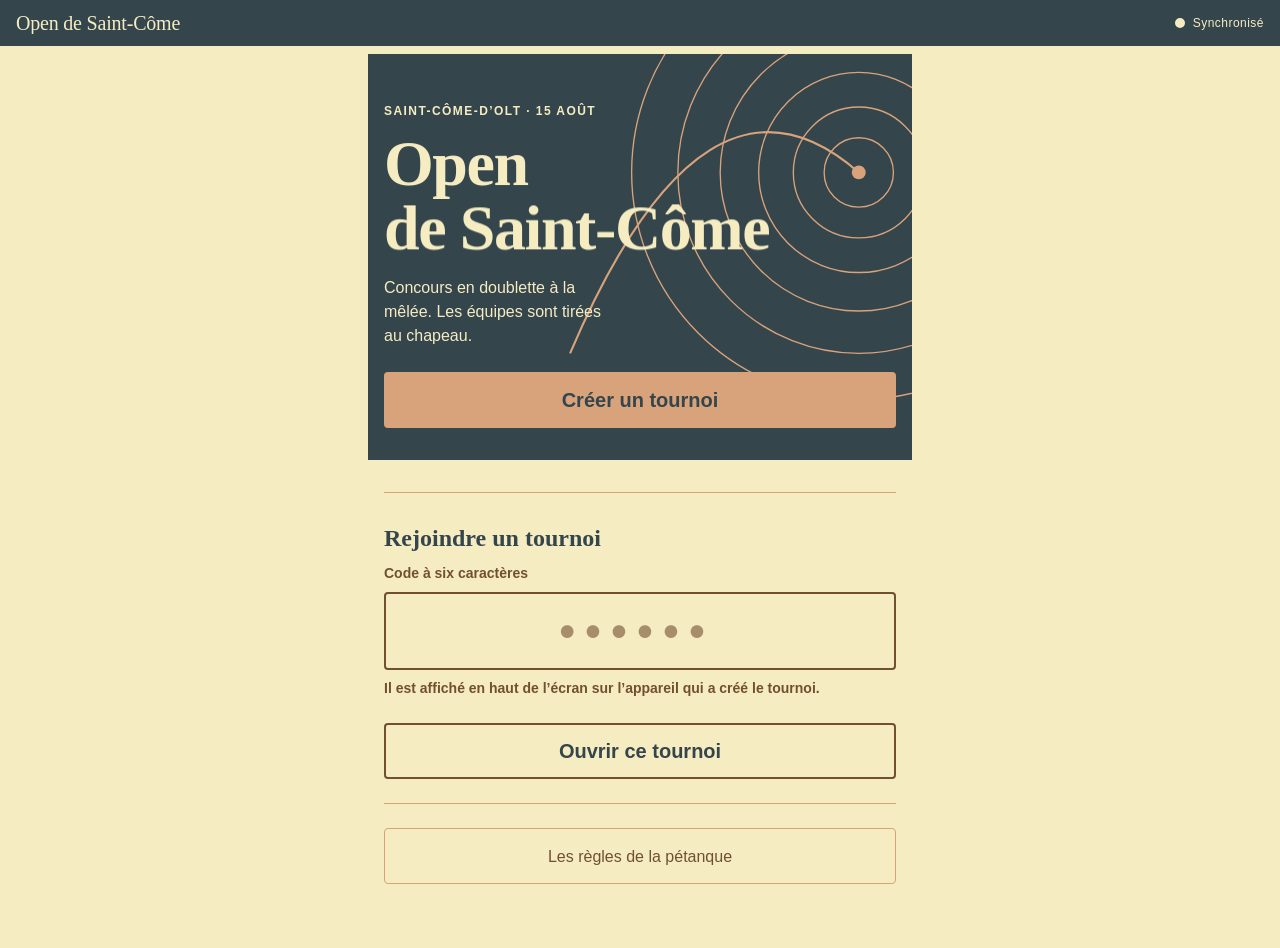
<file: index.html>
<!doctype html>
<html lang="fr">
<head>
  <meta charset="utf-8">

  <!-- viewport-fit=cover : la page s'étend sous l'encoche et la barre du bas
       des iPhone ; le CSS remet les marges là où il faut. -->
  <meta name="viewport" content="width=device-width, initial-scale=1, viewport-fit=cover">

  <title>Open de Saint-Côme</title>
  <meta name="description" content="Concours de pétanque en doublette — Saint-Côme-d'Olt, 15 août.">

  <!-- Couleur de la barre du navigateur sur mobile : le basalte du bandeau. -->
  <meta name="theme-color" content="#34454c">

  <!-- Permet d'ajouter l'app à l'écran d'accueil d'un iPhone. -->
  <meta name="apple-mobile-web-app-capable" content="yes">
  <meta name="apple-mobile-web-app-status-bar-style" content="black-translucent">
  <meta name="apple-mobile-web-app-title" content="Saint-Côme">

  <!-- Tous les chemins sont RELATIFS (./). Le site vit dans un sous-dossier sur
       GitHub Pages : un chemin commençant par / chercherait à la racine du
       domaine et donnerait une page blanche. -->
  <link rel="stylesheet" href="./css/theme.css">
  <link rel="stylesheet" href="./css/app.css">
</head>

<body>

  <!-- Lien d'évitement, invisible tant qu'on ne navigue pas au clavier. -->
  <a class="saut-contenu" href="#contenu">Aller au contenu</a>

  <header class="bandeau">
    <div class="bandeau__identite">
      <span class="bandeau__titre" id="bandeau-titre">Open de Saint-Côme</span>
      <span class="bandeau__code" id="bandeau-code" hidden></span>
    </div>

    <!-- L'indicateur de synchronisation. Visible en permanence : sur un terrain
         en Aveyron le réseau saute, il faut le savoir sans avoir à chercher.
         role="status" le fait annoncer par les lecteurs d'écran quand il change. -->
    <div class="statut statut--synchronise" id="statut" role="status" aria-live="polite">
      <span class="statut__pastille" aria-hidden="true"></span>
      <span class="statut__texte">Synchronisé</span>
    </div>
  </header>

  <main class="contenu" id="contenu" tabindex="-1"></main>

  <!-- Navigation du bas, affichée seulement à l'intérieur d'un tournoi. -->
  <nav class="nav" id="nav" aria-label="Sections du tournoi" hidden></nav>

  <noscript>
    <div class="contenu">
      <h1 class="titre-ecran">JavaScript est désactivé</h1>
      <p>Cette application a besoin de JavaScript pour fonctionner.
         Activez-le dans les réglages de votre navigateur, puis rechargez la page.</p>
    </div>
  </noscript>

  <!-- GSAP, servi depuis le site et non depuis un CDN : sur un terrain sans
       réseau, l'animation du chapeau doit fonctionner comme le reste.

       Chargé en script CLASSIQUE, et non par un import de module : le paquet
       est au format UMD, qui s'installe sur `window`. Or les modules ES sont
       en mode strict, où cette écriture lève une exception au lieu d'être
       ignorée. Avec `defer`, il s'exécute avant les modules sans bloquer
       l'affichage de la page. -->
  <script defer src="./js/vendor/gsap.min.js"></script>

  <script type="module" src="./js/app.js"></script>
</body>
</html>
</file>
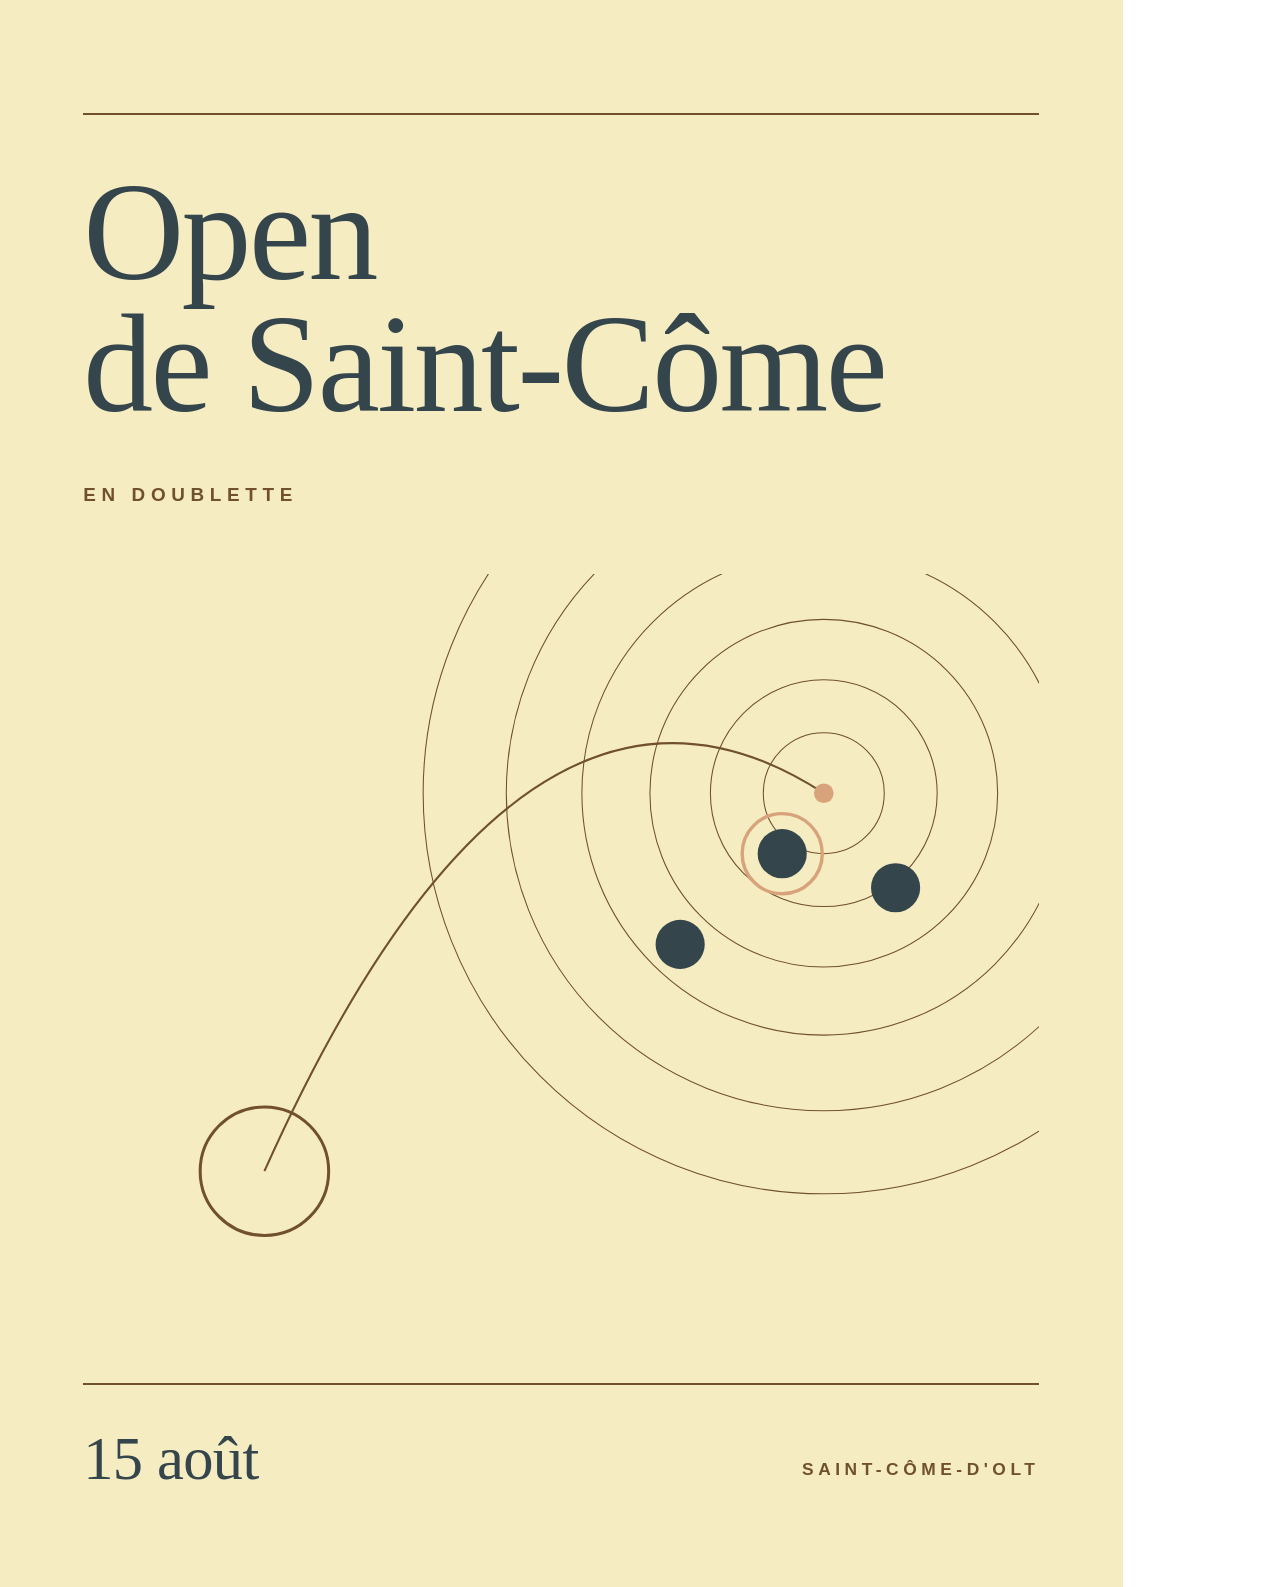
<file: design/affiche.html>
<!doctype html>
<html lang="fr">
<head>
<meta charset="utf-8">
<title>Open de Saint-Côme — affiche A3</title>
<style>
  /* ==========================================================================
     AFFICHE OFFICIELLE — A3 portrait (297 × 420 mm)
     Palette : Sanzo Wada, combinaison n° 296 (1933), valeurs exactes.
       #f5ecc2 Sulpher Yellow · #d8a37b Ochraceous Salmon
       #71502f Pale Raw Umber · #34454c Slate Color
     Quatre encres en aplats. Aucun dégradé, aucune transparence.
     ========================================================================== */

  @page { size: 297mm 420mm; margin: 0; }

  * { margin: 0; padding: 0; box-sizing: border-box; }

  html, body {
    width: 297mm; height: 420mm;
    -webkit-print-color-adjust: exact; print-color-adjust: exact;
  }

  .affiche {
    position: relative;
    width: 297mm; height: 420mm;
    background: #f5ecc2;                 /* crème calcaire */
    overflow: hidden;
    font-family: -apple-system, "Helvetica Neue", Helvetica, Arial, sans-serif;
    color: #34454c;                      /* basalte */
  }

  /* --- filets de cadrage ------------------------------------------------- */
  .filet {
    position: absolute; left: 22mm; right: 22mm;
    height: 0.5mm; background: #71502f;  /* terre d'ombre */
  }
  .filet--haut { top: 30mm; }
  .filet--bas  { top: 366mm; }

  /* --- mention en tête ---------------------------------------------------- */
  .surtitre {
    position: absolute; left: 22mm; top: 21mm;
    font-size: 3.6mm; font-weight: 600;
    letter-spacing: 0.42em; text-transform: uppercase;
    color: #71502f;
  }

  /* --- titre --------------------------------------------------------------- */
  .titre {
    position: absolute; left: 22mm; right: 22mm; top: 44mm;
    font-family: Didot, "Didot LT STD", "Bodoni 72", "Hoefler Text",
                 Georgia, "Times New Roman", serif;
    font-weight: 400;
    font-size: 37mm;
    line-height: 0.94;
    letter-spacing: -0.018em;
    color: #34454c;
  }
  .titre em { font-style: normal; }

  /* --- sous-titre ---------------------------------------------------------- */
  .soustitre {
    position: absolute; left: 22mm; top: 128mm;
    font-size: 5mm; font-weight: 600;
    letter-spacing: 0.3em; text-transform: uppercase;
    color: #71502f;
  }

  /* --- le diagramme -------------------------------------------------------- */
  .diagramme {
    position: absolute; left: 22mm; top: 152mm;
    width: 253mm; height: 196mm;
  }

  /* --- pied ---------------------------------------------------------------- */
  .date {
    position: absolute; left: 22mm; top: 378mm;
    font-family: Didot, "Didot LT STD", "Bodoni 72", "Hoefler Text",
                 Georgia, "Times New Roman", serif;
    font-size: 16mm; line-height: 1; letter-spacing: -0.01em;
    color: #34454c;
  }
  .lieu {
    position: absolute; right: 22mm; top: 386mm;
    font-size: 4.6mm; font-weight: 600;
    letter-spacing: 0.26em; text-transform: uppercase;
    text-align: right;
    color: #71502f;
  }
</style>
</head>
<body>
<div class="affiche">

  <div class="filet filet--haut"></div>

  <h1 class="titre">Open<br><em>de Saint-Côme</em></h1>

  <div class="soustitre">En doublette</div>

  <!-- ======================================================================
       LE DIAGRAMME
       Une partie de pétanque réduite à sa géométrie : un cercle d'où l'on
       lance, un arc unique, un point minuscule qui organise tout l'espace
       autour de lui, et des distances. Les unités du viewBox sont des
       millimètres réels de l'affiche.
       ====================================================================== -->
  <svg class="diagramme" viewBox="0 0 253 196" xmlns="http://www.w3.org/2000/svg">
    <defs>
      <clipPath id="cadre">
        <rect x="0" y="0" width="253" height="196"/>
      </clipPath>
    </defs>

    <g clip-path="url(#cadre)" fill="none">

      <!-- Les cercles de mesure, centrés sur le but : la distance, seule
           chose que ce jeu mesure vraiment. Coupés par le cadre, ils
           suggèrent que le champ continue au-delà de l'affiche. -->
      <g stroke="#71502f" stroke-width="0.28">
        <circle cx="196" cy="58" r="16"/>
        <circle cx="196" cy="58" r="30"/>
        <circle cx="196" cy="58" r="46"/>
        <circle cx="196" cy="58" r="64"/>
        <circle cx="196" cy="58" r="84"/>
        <circle cx="196" cy="58" r="106"/>
      </g>

      <!-- La trajectoire : un seul arc, de la main au sol. -->
      <path d="M 48 158 Q 116 6 196 58" stroke="#71502f" stroke-width="0.55"/>

      <!-- Le cercle de lancement : d'où tout part. -->
      <circle cx="48" cy="158" r="17" stroke="#71502f" stroke-width="0.8"/>

      <!-- Trois boules, à trois distances. Aucune n'est dessinée : ce sont
           des disques, et c'est leur position qui raconte la partie. -->
      <g fill="#34454c">
        <circle cx="185" cy="74" r="6.5"/>
        <circle cx="215" cy="83" r="6.5"/>
        <circle cx="158" cy="98" r="6.5"/>
      </g>

      <!-- Celle qui tient le point. -->
      <circle cx="185" cy="74" r="10.6" stroke="#d8a37b" stroke-width="0.9"/>

      <!-- Le but. -->
      <circle cx="196" cy="58" r="2.6" fill="#d8a37b"/>

    </g>
  </svg>

  <div class="filet filet--bas"></div>
  <div class="date">15 août</div>
  <div class="lieu">Saint-Côme-d'Olt</div>

</div>
</body>
</html>
</file>
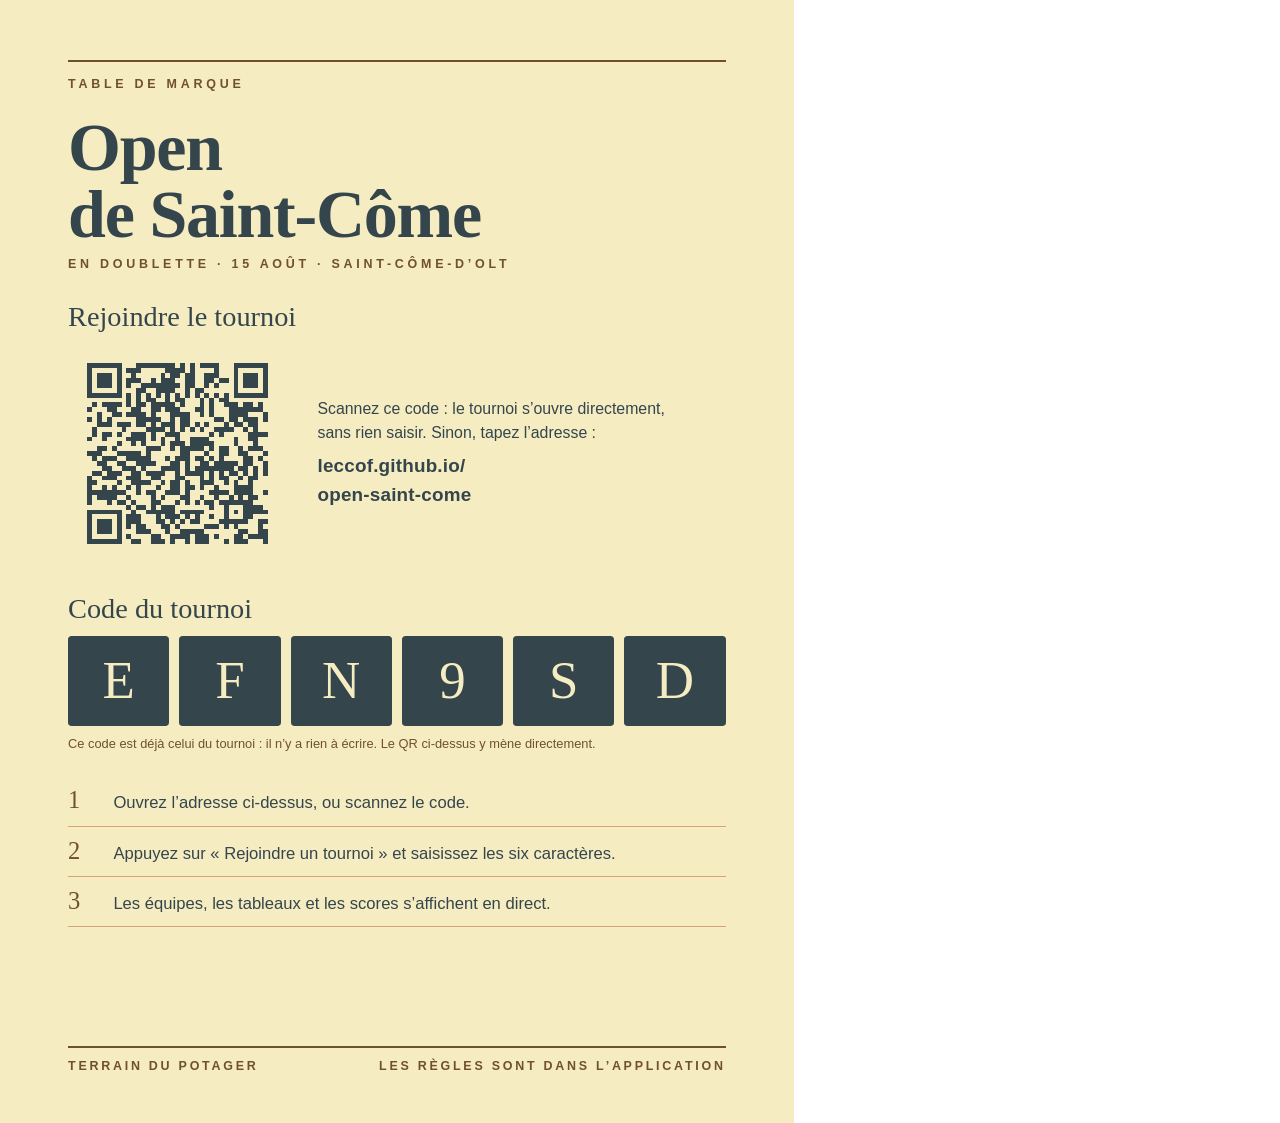
<file: design/fiche.html>
<!doctype html>
<html lang="fr">
<head>
<meta charset="utf-8">
<title>Open de Saint-Côme — fiche de la table de marque</title>
<style>
  /* ==========================================================================
     FICHE À IMPRIMER — A4 portrait (210 × 297 mm)
     Fichier ENGENDRÉ par design/fiche.py — ne pas modifier à la main.
     Palette : Sanzo Wada, combinaison n° 296, valeurs exactes.
     ========================================================================== */

  @page { size: 210mm 297mm; margin: 0; }
  * { margin: 0; padding: 0; box-sizing: border-box; }
  html, body { width: 210mm; height: 297mm;
               -webkit-print-color-adjust: exact; print-color-adjust: exact; }

  .fiche {
    position: relative; width: 210mm; height: 297mm;
    background: #f5ecc2; color: #34454c; overflow: hidden;
    font-family: -apple-system, "Helvetica Neue", Helvetica, Arial, sans-serif;
    padding: 16mm 18mm;
  }

  .filet { height: 0.5mm; background: #71502f; }

  .titre {
    font-family: Didot, "Didot LT STD", "Bodoni 72", "Hoefler Text", Georgia, serif;
    font-size: 18mm; line-height: 0.98; letter-spacing: -0.018em;
    margin: 6mm 0 2.5mm;
  }

  .surtitre, .soustitre {
    font-size: 3.3mm; font-weight: 600;
    letter-spacing: 0.3em; text-transform: uppercase; color: #71502f;
  }

  .bloc { margin-top: 8mm; }

  .bloc__titre {
    font-family: Didot, "Bodoni 72", "Hoefler Text", Georgia, serif;
    font-size: 7.5mm; line-height: 1.1; margin-bottom: 3mm;
  }

  .rangee { display: flex; gap: 8mm; align-items: center; }

  .qr { flex: none; width: 58mm; height: 58mm; display: block; }

  .adresse { flex: 1 1 auto; font-size: 4.2mm; line-height: 1.5; }
  .adresse b {
    display: block; font-size: 5mm; letter-spacing: 0.01em;
    word-break: break-all; margin-top: 2mm;
  }

  /* --- les six caractères du code ----------------------------------------- */
  .cases { display: flex; gap: 2.6mm; margin-top: 3mm; }
  .case {
    flex: 1 1 0; height: 24mm;
    border: 0.7mm solid #71502f; border-radius: 1mm;
    display: flex; align-items: center; justify-content: center;
    font-family: Didot, "Bodoni 72", Georgia, serif;
    font-size: 14mm; line-height: 1;
  }
  .case--plein { background: #34454c; color: #f5ecc2; border-color: #34454c; }
  .aide { font-size: 3.4mm; color: #71502f; margin-top: 2.5mm; }

  .etapes { margin-top: 7mm; }
  .etape { display: flex; gap: 5mm; align-items: baseline; padding: 3mm 0;
           border-bottom: 0.3mm solid #d8a37b; }
  .etape__n {
    flex: none; width: 7mm;
    font-family: Didot, "Bodoni 72", Georgia, serif;
    font-size: 6.5mm; line-height: 1; color: #71502f;
  }
  .etape__t { font-size: 4.4mm; line-height: 1.35; }

  .pied { position: absolute; left: 18mm; right: 18mm; bottom: 13mm; }
  .pied__texte {
    display: flex; justify-content: space-between; align-items: baseline;
    margin-top: 3mm; font-size: 3.3mm; font-weight: 600;
    letter-spacing: 0.22em; text-transform: uppercase; color: #71502f;
  }
</style>
</head>
<body>
<div class="fiche">

  <div class="filet"></div>
  <div class="surtitre" style="margin-top:4mm">Table de marque</div>

  <h1 class="titre">Open<br>de Saint-Côme</h1>
  <div class="soustitre">En doublette · 15 août · Saint-Côme-d’Olt</div>

  <div class="bloc">
    <div class="bloc__titre">Rejoindre le tournoi</div>
    <div class="rangee">
      <svg class="qr" viewBox="0 0 45 45" xmlns="http://www.w3.org/2000/svg"
           shape-rendering="crispEdges" role="img" aria-label="Code à scanner">
        <rect width="45" height="45" fill="#f5ecc2"/>
        <path d="M4 4h1v1h-1zM5 4h1v1h-1zM6 4h1v1h-1zM7 4h1v1h-1zM8 4h1v1h-1zM9 4h1v1h-1zM10 4h1v1h-1zM14 4h1v1h-1zM15 4h1v1h-1zM16 4h1v1h-1zM17 4h1v1h-1zM18 4h1v1h-1zM19 4h1v1h-1zM20 4h1v1h-1zM21 4h1v1h-1zM23 4h1v1h-1zM25 4h1v1h-1zM27 4h1v1h-1zM28 4h1v1h-1zM29 4h1v1h-1zM30 4h1v1h-1zM34 4h1v1h-1zM35 4h1v1h-1zM36 4h1v1h-1zM37 4h1v1h-1zM38 4h1v1h-1zM39 4h1v1h-1zM40 4h1v1h-1zM4 5h1v1h-1zM10 5h1v1h-1zM12 5h1v1h-1zM13 5h1v1h-1zM14 5h1v1h-1zM20 5h1v1h-1zM21 5h1v1h-1zM22 5h1v1h-1zM23 5h1v1h-1zM25 5h1v1h-1zM30 5h1v1h-1zM34 5h1v1h-1zM40 5h1v1h-1zM4 6h1v1h-1zM6 6h1v1h-1zM7 6h1v1h-1zM8 6h1v1h-1zM10 6h1v1h-1zM13 6h1v1h-1zM19 6h1v1h-1zM21 6h1v1h-1zM22 6h1v1h-1zM24 6h1v1h-1zM25 6h1v1h-1zM28 6h1v1h-1zM29 6h1v1h-1zM30 6h1v1h-1zM34 6h1v1h-1zM36 6h1v1h-1zM37 6h1v1h-1zM38 6h1v1h-1zM40 6h1v1h-1zM4 7h1v1h-1zM6 7h1v1h-1zM7 7h1v1h-1zM8 7h1v1h-1zM10 7h1v1h-1zM12 7h1v1h-1zM13 7h1v1h-1zM14 7h1v1h-1zM17 7h1v1h-1zM19 7h1v1h-1zM20 7h1v1h-1zM21 7h1v1h-1zM24 7h1v1h-1zM25 7h1v1h-1zM28 7h1v1h-1zM29 7h1v1h-1zM31 7h1v1h-1zM32 7h1v1h-1zM34 7h1v1h-1zM36 7h1v1h-1zM37 7h1v1h-1zM38 7h1v1h-1zM40 7h1v1h-1zM4 8h1v1h-1zM6 8h1v1h-1zM7 8h1v1h-1zM8 8h1v1h-1zM10 8h1v1h-1zM12 8h1v1h-1zM15 8h1v1h-1zM16 8h1v1h-1zM17 8h1v1h-1zM18 8h1v1h-1zM19 8h1v1h-1zM20 8h1v1h-1zM21 8h1v1h-1zM22 8h1v1h-1zM24 8h1v1h-1zM25 8h1v1h-1zM28 8h1v1h-1zM30 8h1v1h-1zM34 8h1v1h-1zM36 8h1v1h-1zM37 8h1v1h-1zM38 8h1v1h-1zM40 8h1v1h-1zM4 9h1v1h-1zM10 9h1v1h-1zM14 9h1v1h-1zM15 9h1v1h-1zM18 9h1v1h-1zM19 9h1v1h-1zM20 9h1v1h-1zM21 9h1v1h-1zM24 9h1v1h-1zM26 9h1v1h-1zM27 9h1v1h-1zM34 9h1v1h-1zM40 9h1v1h-1zM4 10h1v1h-1zM5 10h1v1h-1zM6 10h1v1h-1zM7 10h1v1h-1zM8 10h1v1h-1zM9 10h1v1h-1zM10 10h1v1h-1zM12 10h1v1h-1zM14 10h1v1h-1zM16 10h1v1h-1zM18 10h1v1h-1zM20 10h1v1h-1zM22 10h1v1h-1zM24 10h1v1h-1zM26 10h1v1h-1zM28 10h1v1h-1zM30 10h1v1h-1zM32 10h1v1h-1zM34 10h1v1h-1zM35 10h1v1h-1zM36 10h1v1h-1zM37 10h1v1h-1zM38 10h1v1h-1zM39 10h1v1h-1zM40 10h1v1h-1zM12 11h1v1h-1zM14 11h1v1h-1zM16 11h1v1h-1zM17 11h1v1h-1zM20 11h1v1h-1zM22 11h1v1h-1zM23 11h1v1h-1zM27 11h1v1h-1zM29 11h1v1h-1zM31 11h1v1h-1zM32 11h1v1h-1zM5 12h1v1h-1zM7 12h1v1h-1zM8 12h1v1h-1zM9 12h1v1h-1zM10 12h1v1h-1zM12 12h1v1h-1zM14 12h1v1h-1zM15 12h1v1h-1zM17 12h1v1h-1zM18 12h1v1h-1zM19 12h1v1h-1zM20 12h1v1h-1zM21 12h1v1h-1zM23 12h1v1h-1zM27 12h1v1h-1zM29 12h1v1h-1zM32 12h1v1h-1zM33 12h1v1h-1zM34 12h1v1h-1zM36 12h1v1h-1zM37 12h1v1h-1zM39 12h1v1h-1zM4 13h1v1h-1zM8 13h1v1h-1zM9 13h1v1h-1zM13 13h1v1h-1zM14 13h1v1h-1zM17 13h1v1h-1zM18 13h1v1h-1zM20 13h1v1h-1zM21 13h1v1h-1zM22 13h1v1h-1zM26 13h1v1h-1zM27 13h1v1h-1zM29 13h1v1h-1zM33 13h1v1h-1zM34 13h1v1h-1zM35 13h1v1h-1zM36 13h1v1h-1zM37 13h1v1h-1zM38 13h1v1h-1zM39 13h1v1h-1zM6 14h1v1h-1zM9 14h1v1h-1zM10 14h1v1h-1zM12 14h1v1h-1zM13 14h1v1h-1zM14 14h1v1h-1zM15 14h1v1h-1zM17 14h1v1h-1zM21 14h1v1h-1zM22 14h1v1h-1zM23 14h1v1h-1zM24 14h1v1h-1zM27 14h1v1h-1zM29 14h1v1h-1zM33 14h1v1h-1zM34 14h1v1h-1zM35 14h1v1h-1zM36 14h1v1h-1zM40 14h1v1h-1zM4 15h1v1h-1zM6 15h1v1h-1zM8 15h1v1h-1zM14 15h1v1h-1zM15 15h1v1h-1zM16 15h1v1h-1zM17 15h1v1h-1zM18 15h1v1h-1zM21 15h1v1h-1zM23 15h1v1h-1zM24 15h1v1h-1zM30 15h1v1h-1zM31 15h1v1h-1zM33 15h1v1h-1zM34 15h1v1h-1zM36 15h1v1h-1zM37 15h1v1h-1zM38 15h1v1h-1zM40 15h1v1h-1zM6 16h1v1h-1zM7 16h1v1h-1zM8 16h1v1h-1zM10 16h1v1h-1zM11 16h1v1h-1zM12 16h1v1h-1zM14 16h1v1h-1zM15 16h1v1h-1zM17 16h1v1h-1zM19 16h1v1h-1zM20 16h1v1h-1zM21 16h1v1h-1zM23 16h1v1h-1zM24 16h1v1h-1zM26 16h1v1h-1zM28 16h1v1h-1zM32 16h1v1h-1zM34 16h1v1h-1zM35 16h1v1h-1zM37 16h1v1h-1zM38 16h1v1h-1zM5 17h1v1h-1zM11 17h1v1h-1zM16 17h1v1h-1zM17 17h1v1h-1zM18 17h1v1h-1zM19 17h1v1h-1zM21 17h1v1h-1zM23 17h1v1h-1zM25 17h1v1h-1zM27 17h1v1h-1zM30 17h1v1h-1zM31 17h1v1h-1zM32 17h1v1h-1zM33 17h1v1h-1zM36 17h1v1h-1zM38 17h1v1h-1zM5 18h1v1h-1zM7 18h1v1h-1zM8 18h1v1h-1zM10 18h1v1h-1zM13 18h1v1h-1zM14 18h1v1h-1zM15 18h1v1h-1zM17 18h1v1h-1zM20 18h1v1h-1zM21 18h1v1h-1zM22 18h1v1h-1zM29 18h1v1h-1zM31 18h1v1h-1zM37 18h1v1h-1zM38 18h1v1h-1zM39 18h1v1h-1zM40 18h1v1h-1zM4 19h1v1h-1zM7 19h1v1h-1zM12 19h1v1h-1zM13 19h1v1h-1zM14 19h1v1h-1zM15 19h1v1h-1zM17 19h1v1h-1zM19 19h1v1h-1zM22 19h1v1h-1zM25 19h1v1h-1zM26 19h1v1h-1zM27 19h1v1h-1zM28 19h1v1h-1zM34 19h1v1h-1zM37 19h1v1h-1zM38 19h1v1h-1zM10 20h1v1h-1zM13 20h1v1h-1zM15 20h1v1h-1zM19 20h1v1h-1zM21 20h1v1h-1zM22 20h1v1h-1zM23 20h1v1h-1zM25 20h1v1h-1zM26 20h1v1h-1zM27 20h1v1h-1zM28 20h1v1h-1zM29 20h1v1h-1zM34 20h1v1h-1zM38 20h1v1h-1zM6 21h1v1h-1zM7 21h1v1h-1zM9 21h1v1h-1zM16 21h1v1h-1zM17 21h1v1h-1zM18 21h1v1h-1zM21 21h1v1h-1zM23 21h1v1h-1zM24 21h1v1h-1zM25 21h1v1h-1zM26 21h1v1h-1zM27 21h1v1h-1zM29 21h1v1h-1zM31 21h1v1h-1zM32 21h1v1h-1zM35 21h1v1h-1zM37 21h1v1h-1zM38 21h1v1h-1zM39 21h1v1h-1zM4 22h1v1h-1zM5 22h1v1h-1zM6 22h1v1h-1zM10 22h1v1h-1zM11 22h1v1h-1zM12 22h1v1h-1zM13 22h1v1h-1zM14 22h1v1h-1zM16 22h1v1h-1zM23 22h1v1h-1zM24 22h1v1h-1zM28 22h1v1h-1zM31 22h1v1h-1zM32 22h1v1h-1zM35 22h1v1h-1zM36 22h1v1h-1zM40 22h1v1h-1zM5 23h1v1h-1zM7 23h1v1h-1zM8 23h1v1h-1zM9 23h1v1h-1zM12 23h1v1h-1zM13 23h1v1h-1zM14 23h1v1h-1zM15 23h1v1h-1zM16 23h1v1h-1zM20 23h1v1h-1zM22 23h1v1h-1zM23 23h1v1h-1zM24 23h1v1h-1zM26 23h1v1h-1zM27 23h1v1h-1zM29 23h1v1h-1zM31 23h1v1h-1zM36 23h1v1h-1zM37 23h1v1h-1zM39 23h1v1h-1zM6 24h1v1h-1zM7 24h1v1h-1zM10 24h1v1h-1zM11 24h1v1h-1zM14 24h1v1h-1zM15 24h1v1h-1zM16 24h1v1h-1zM17 24h1v1h-1zM21 24h1v1h-1zM22 24h1v1h-1zM24 24h1v1h-1zM27 24h1v1h-1zM28 24h1v1h-1zM30 24h1v1h-1zM31 24h1v1h-1zM32 24h1v1h-1zM33 24h1v1h-1zM34 24h1v1h-1zM36 24h1v1h-1zM37 24h1v1h-1zM40 24h1v1h-1zM7 25h1v1h-1zM8 25h1v1h-1zM11 25h1v1h-1zM12 25h1v1h-1zM13 25h1v1h-1zM15 25h1v1h-1zM19 25h1v1h-1zM20 25h1v1h-1zM21 25h1v1h-1zM22 25h1v1h-1zM24 25h1v1h-1zM26 25h1v1h-1zM27 25h1v1h-1zM28 25h1v1h-1zM29 25h1v1h-1zM30 25h1v1h-1zM31 25h1v1h-1zM32 25h1v1h-1zM33 25h1v1h-1zM35 25h1v1h-1zM36 25h1v1h-1zM38 25h1v1h-1zM40 25h1v1h-1zM5 26h1v1h-1zM6 26h1v1h-1zM8 26h1v1h-1zM9 26h1v1h-1zM10 26h1v1h-1zM13 26h1v1h-1zM14 26h1v1h-1zM16 26h1v1h-1zM17 26h1v1h-1zM18 26h1v1h-1zM19 26h1v1h-1zM22 26h1v1h-1zM24 26h1v1h-1zM25 26h1v1h-1zM26 26h1v1h-1zM27 26h1v1h-1zM29 26h1v1h-1zM31 26h1v1h-1zM33 26h1v1h-1zM34 26h1v1h-1zM36 26h1v1h-1zM38 26h1v1h-1zM40 26h1v1h-1zM4 27h1v1h-1zM7 27h1v1h-1zM8 27h1v1h-1zM9 27h1v1h-1zM12 27h1v1h-1zM13 27h1v1h-1zM14 27h1v1h-1zM17 27h1v1h-1zM18 27h1v1h-1zM22 27h1v1h-1zM23 27h1v1h-1zM27 27h1v1h-1zM29 27h1v1h-1zM31 27h1v1h-1zM32 27h1v1h-1zM35 27h1v1h-1zM37 27h1v1h-1zM38 27h1v1h-1zM4 28h1v1h-1zM5 28h1v1h-1zM10 28h1v1h-1zM13 28h1v1h-1zM14 28h1v1h-1zM15 28h1v1h-1zM16 28h1v1h-1zM19 28h1v1h-1zM21 28h1v1h-1zM22 28h1v1h-1zM24 28h1v1h-1zM27 28h1v1h-1zM28 28h1v1h-1zM29 28h1v1h-1zM32 28h1v1h-1zM34 28h1v1h-1zM37 28h1v1h-1zM4 29h1v1h-1zM7 29h1v1h-1zM9 29h1v1h-1zM12 29h1v1h-1zM14 29h1v1h-1zM18 29h1v1h-1zM21 29h1v1h-1zM22 29h1v1h-1zM24 29h1v1h-1zM25 29h1v1h-1zM27 29h1v1h-1zM30 29h1v1h-1zM34 29h1v1h-1zM35 29h1v1h-1zM36 29h1v1h-1zM37 29h1v1h-1zM4 30h1v1h-1zM5 30h1v1h-1zM6 30h1v1h-1zM7 30h1v1h-1zM8 30h1v1h-1zM9 30h1v1h-1zM10 30h1v1h-1zM11 30h1v1h-1zM14 30h1v1h-1zM16 30h1v1h-1zM17 30h1v1h-1zM20 30h1v1h-1zM21 30h1v1h-1zM22 30h1v1h-1zM24 30h1v1h-1zM29 30h1v1h-1zM30 30h1v1h-1zM31 30h1v1h-1zM32 30h1v1h-1zM34 30h1v1h-1zM35 30h1v1h-1zM36 30h1v1h-1zM37 30h1v1h-1zM40 30h1v1h-1zM4 31h1v1h-1zM6 31h1v1h-1zM7 31h1v1h-1zM8 31h1v1h-1zM9 31h1v1h-1zM12 31h1v1h-1zM17 31h1v1h-1zM19 31h1v1h-1zM23 31h1v1h-1zM24 31h1v1h-1zM27 31h1v1h-1zM30 31h1v1h-1zM33 31h1v1h-1zM35 31h1v1h-1zM37 31h1v1h-1zM38 31h1v1h-1zM4 32h1v1h-1zM8 32h1v1h-1zM10 32h1v1h-1zM11 32h1v1h-1zM13 32h1v1h-1zM17 32h1v1h-1zM18 32h1v1h-1zM22 32h1v1h-1zM24 32h1v1h-1zM26 32h1v1h-1zM28 32h1v1h-1zM29 32h1v1h-1zM31 32h1v1h-1zM32 32h1v1h-1zM33 32h1v1h-1zM34 32h1v1h-1zM35 32h1v1h-1zM36 32h1v1h-1zM37 32h1v1h-1zM12 33h1v1h-1zM14 33h1v1h-1zM15 33h1v1h-1zM17 33h1v1h-1zM19 33h1v1h-1zM20 33h1v1h-1zM21 33h1v1h-1zM29 33h1v1h-1zM32 33h1v1h-1zM36 33h1v1h-1zM37 33h1v1h-1zM38 33h1v1h-1zM39 33h1v1h-1zM4 34h1v1h-1zM5 34h1v1h-1zM6 34h1v1h-1zM7 34h1v1h-1zM8 34h1v1h-1zM9 34h1v1h-1zM10 34h1v1h-1zM13 34h1v1h-1zM16 34h1v1h-1zM17 34h1v1h-1zM18 34h1v1h-1zM19 34h1v1h-1zM20 34h1v1h-1zM21 34h1v1h-1zM23 34h1v1h-1zM24 34h1v1h-1zM25 34h1v1h-1zM26 34h1v1h-1zM27 34h1v1h-1zM32 34h1v1h-1zM34 34h1v1h-1zM36 34h1v1h-1zM37 34h1v1h-1zM38 34h1v1h-1zM39 34h1v1h-1zM40 34h1v1h-1zM4 35h1v1h-1zM10 35h1v1h-1zM12 35h1v1h-1zM13 35h1v1h-1zM14 35h1v1h-1zM18 35h1v1h-1zM20 35h1v1h-1zM21 35h1v1h-1zM22 35h1v1h-1zM24 35h1v1h-1zM26 35h1v1h-1zM29 35h1v1h-1zM32 35h1v1h-1zM36 35h1v1h-1zM37 35h1v1h-1zM4 36h1v1h-1zM6 36h1v1h-1zM7 36h1v1h-1zM8 36h1v1h-1zM10 36h1v1h-1zM12 36h1v1h-1zM13 36h1v1h-1zM14 36h1v1h-1zM18 36h1v1h-1zM19 36h1v1h-1zM21 36h1v1h-1zM23 36h1v1h-1zM25 36h1v1h-1zM26 36h1v1h-1zM31 36h1v1h-1zM32 36h1v1h-1zM33 36h1v1h-1zM34 36h1v1h-1zM35 36h1v1h-1zM36 36h1v1h-1zM39 36h1v1h-1zM40 36h1v1h-1zM4 37h1v1h-1zM6 37h1v1h-1zM7 37h1v1h-1zM8 37h1v1h-1zM10 37h1v1h-1zM12 37h1v1h-1zM14 37h1v1h-1zM15 37h1v1h-1zM19 37h1v1h-1zM20 37h1v1h-1zM22 37h1v1h-1zM28 37h1v1h-1zM29 37h1v1h-1zM30 37h1v1h-1zM32 37h1v1h-1zM34 37h1v1h-1zM39 37h1v1h-1zM4 38h1v1h-1zM6 38h1v1h-1zM7 38h1v1h-1zM8 38h1v1h-1zM10 38h1v1h-1zM14 38h1v1h-1zM15 38h1v1h-1zM16 38h1v1h-1zM20 38h1v1h-1zM23 38h1v1h-1zM24 38h1v1h-1zM25 38h1v1h-1zM26 38h1v1h-1zM27 38h1v1h-1zM35 38h1v1h-1zM36 38h1v1h-1zM39 38h1v1h-1zM40 38h1v1h-1zM4 39h1v1h-1zM10 39h1v1h-1zM12 39h1v1h-1zM17 39h1v1h-1zM18 39h1v1h-1zM21 39h1v1h-1zM22 39h1v1h-1zM23 39h1v1h-1zM24 39h1v1h-1zM26 39h1v1h-1zM27 39h1v1h-1zM28 39h1v1h-1zM30 39h1v1h-1zM34 39h1v1h-1zM35 39h1v1h-1zM37 39h1v1h-1zM38 39h1v1h-1zM39 39h1v1h-1zM40 39h1v1h-1zM4 40h1v1h-1zM5 40h1v1h-1zM6 40h1v1h-1zM7 40h1v1h-1zM8 40h1v1h-1zM9 40h1v1h-1zM10 40h1v1h-1zM13 40h1v1h-1zM14 40h1v1h-1zM17 40h1v1h-1zM18 40h1v1h-1zM19 40h1v1h-1zM21 40h1v1h-1zM24 40h1v1h-1zM26 40h1v1h-1zM27 40h1v1h-1zM28 40h1v1h-1zM32 40h1v1h-1zM34 40h1v1h-1zM35 40h1v1h-1zM36 40h1v1h-1zM40 40h1v1h-1z" fill="#34454c"/>
      </svg>
      <div class="adresse">
        Scannez ce code : le tournoi s’ouvre directement,<br>sans rien saisir. Sinon, tapez l’adresse :
        <b>leccof.github.io/<br>open-saint-come</b>
      </div>
    </div>
  </div>

  <div class="bloc">
    <div class="bloc__titre">Code du tournoi</div>
    <div class="cases"><div class="case case--plein">E</div><div class="case case--plein">F</div><div class="case case--plein">N</div><div class="case case--plein">9</div><div class="case case--plein">S</div><div class="case case--plein">D</div></div>
    <div class="aide">Ce code est déjà celui du tournoi : il n’y a rien à écrire. Le QR ci-dessus y mène directement.</div>
  </div>

  <div class="etapes">
    <div class="etape"><span class="etape__n">1</span>
      <span class="etape__t">Ouvrez l’adresse ci-dessus, ou scannez le code.</span></div>
    <div class="etape"><span class="etape__n">2</span>
      <span class="etape__t">Appuyez sur « Rejoindre un tournoi » et saisissez les six caractères.</span></div>
    <div class="etape"><span class="etape__n">3</span>
      <span class="etape__t">Les équipes, les tableaux et les scores s’affichent en direct.</span></div>
  </div>

  <div class="pied">
    <div class="filet"></div>
    <div class="pied__texte">
      <span>Terrain du Potager</span>
      <span>Les règles sont dans l’application</span>
    </div>
  </div>

</div>
</body>
</html>
</file>
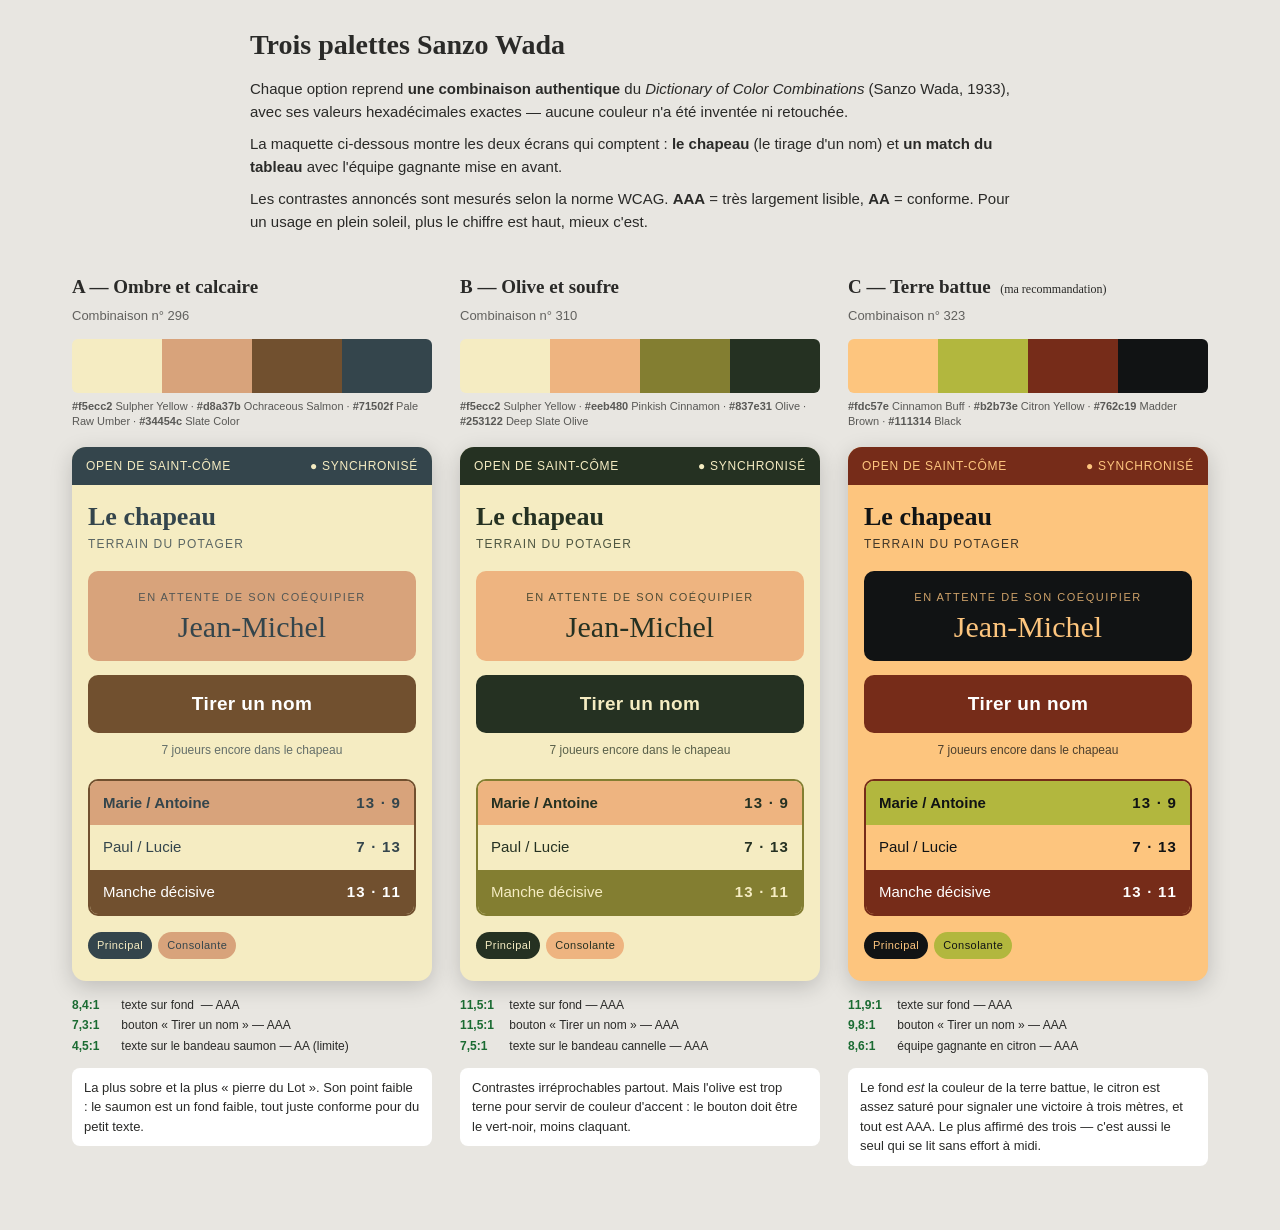
<file: design/palettes.html>
<!doctype html>
<html lang="fr">
<head>
<meta charset="utf-8">
<meta name="viewport" content="width=device-width, initial-scale=1">
<title>Open de Saint-Côme — choix de la palette</title>
<style>
  * { box-sizing: border-box; margin: 0; padding: 0; }
  body {
    font-family: -apple-system, BlinkMacSystemFont, "Helvetica Neue", sans-serif;
    background: #e8e6e1; color: #2a2a28; padding: 24px 16px 64px;
    line-height: 1.5;
  }
  .intro { max-width: 780px; margin: 0 auto 40px; }
  .intro h1 { font-family: Georgia, "Times New Roman", serif; font-size: 28px; margin-bottom: 12px; }
  .intro p { margin-bottom: 10px; font-size: 15px; }
  .grid { display: flex; flex-wrap: wrap; gap: 28px; justify-content: center; align-items: flex-start; }

  .option { width: 360px; }
  .option > h2 {
    font-family: Georgia, serif; font-size: 19px; margin-bottom: 4px;
  }
  .option > .sub { font-size: 13px; opacity: .7; margin-bottom: 14px; }

  /* --- bandeau des couleurs brutes --- */
  .swatches { display: flex; border-radius: 6px; overflow: hidden; margin-bottom: 6px; }
  .swatches div { flex: 1; height: 54px; }
  .names { font-size: 11px; line-height: 1.35; opacity: .75; margin-bottom: 18px; }
  .names b { font-weight: 600; opacity: 1; }

  /* --- maquette d'application --- */
  .app {
    border-radius: 14px; overflow: hidden; box-shadow: 0 6px 22px rgba(0,0,0,.18);
    font-size: 15px;
  }
  .app .bar {
    display: flex; justify-content: space-between; align-items: center;
    padding: 10px 14px; font-size: 12px; letter-spacing: .06em; text-transform: uppercase;
  }
  .app .body { padding: 18px 16px 22px; }
  .app h3 {
    font-family: Georgia, "Times New Roman", serif;
    font-size: 26px; line-height: 1.1; margin-bottom: 4px; font-weight: 600;
  }
  .app .meta { font-size: 12px; letter-spacing: .1em; text-transform: uppercase; opacity: .8; margin-bottom: 18px; }

  .reveal {
    text-align: center; padding: 18px 10px; border-radius: 10px; margin-bottom: 14px;
  }
  .reveal .label { font-size: 11px; letter-spacing: .14em; text-transform: uppercase; opacity: .8; }
  .reveal .name { font-family: Georgia, serif; font-size: 30px; line-height: 1.1; margin-top: 4px; }

  .cta {
    display: block; width: 100%; border: none; border-radius: 10px;
    padding: 18px; font-size: 19px; font-weight: 700; letter-spacing: .02em;
    cursor: default; margin-bottom: 8px;
  }
  .remaining { text-align: center; font-size: 12px; opacity: .75; margin-bottom: 20px; }

  .match {
    border-radius: 10px; overflow: hidden; margin-bottom: 8px; border-width: 2px; border-style: solid;
  }
  .row { display: flex; justify-content: space-between; padding: 11px 13px; font-size: 15px; }
  .row .score { font-variant-numeric: tabular-nums; font-weight: 700; letter-spacing: .08em; }
  .row.win { font-weight: 700; }

  .tags { display: flex; gap: 6px; margin-top: 16px; }
  .tag { font-size: 11px; padding: 5px 9px; border-radius: 999px; letter-spacing: .04em; }

  .checks { font-size: 12px; margin-top: 14px; line-height: 1.7; }
  .checks span { display: inline-block; min-width: 46px; font-weight: 700; }
  .ok { color: #1a6b32; }
  .verdict { font-size: 13px; margin-top: 12px; padding: 10px 12px; background: #fff; border-radius: 8px; }
</style>
</head>
<body>

<div class="intro">
  <h1>Trois palettes Sanzo Wada</h1>
  <p>Chaque option reprend <b>une combinaison authentique</b> du <i>Dictionary of Color Combinations</i>
     (Sanzo Wada, 1933), avec ses valeurs hexadécimales exactes — aucune couleur n'a été inventée
     ni retouchée.</p>
  <p>La maquette ci-dessous montre les deux écrans qui comptent : <b>le chapeau</b> (le tirage
     d'un nom) et <b>un match du tableau</b> avec l'équipe gagnante mise en avant.</p>
  <p>Les contrastes annoncés sont mesurés selon la norme WCAG. <b>AAA</b> = très largement lisible,
     <b>AA</b> = conforme. Pour un usage en plein soleil, plus le chiffre est haut, mieux c'est.</p>
</div>

<div class="grid">

  <!-- ============ OPTION A ============ -->
  <div class="option">
    <h2>A — Ombre et calcaire</h2>
    <div class="sub">Combinaison n° 296</div>
    <div class="swatches">
      <div style="background:#f5ecc2"></div>
      <div style="background:#d8a37b"></div>
      <div style="background:#71502f"></div>
      <div style="background:#34454c"></div>
    </div>
    <div class="names">
      <b>#f5ecc2</b> Sulpher Yellow · <b>#d8a37b</b> Ochraceous Salmon ·
      <b>#71502f</b> Pale Raw Umber · <b>#34454c</b> Slate Color
    </div>

    <div class="app" style="background:#f5ecc2; color:#34454c">
      <div class="bar" style="background:#34454c; color:#f5ecc2">
        <span>Open de Saint-Côme</span><span>● Synchronisé</span>
      </div>
      <div class="body">
        <h3>Le chapeau</h3>
        <div class="meta">Terrain du Potager</div>

        <div class="reveal" style="background:#d8a37b; color:#34454c">
          <div class="label">En attente de son coéquipier</div>
          <div class="name">Jean-Michel</div>
        </div>

        <button class="cta" style="background:#71502f; color:#ffffff">Tirer un nom</button>
        <div class="remaining">7 joueurs encore dans le chapeau</div>

        <div class="match" style="border-color:#71502f; background:#f5ecc2">
          <div class="row win" style="background:#d8a37b; color:#34454c">
            <span>Marie / Antoine</span><span class="score">13 · 9</span>
          </div>
          <div class="row"><span>Paul / Lucie</span><span class="score">7 · 13</span></div>
          <div class="row" style="background:#71502f; color:#ffffff">
            <span>Manche décisive</span><span class="score">13 · 11</span>
          </div>
        </div>

        <div class="tags">
          <span class="tag" style="background:#34454c; color:#f5ecc2">Principal</span>
          <span class="tag" style="background:#d8a37b; color:#34454c">Consolante</span>
        </div>
      </div>
    </div>

    <div class="checks">
      <span class="ok">8,4:1</span> texte sur fond &nbsp;— AAA<br>
      <span class="ok">7,3:1</span> bouton « Tirer un nom » — AAA<br>
      <span class="ok">4,5:1</span> texte sur le bandeau saumon — AA (limite)
    </div>
    <div class="verdict">La plus sobre et la plus « pierre du Lot ». Son point faible :
      le saumon est un fond faible, tout juste conforme pour du petit texte.</div>
  </div>

  <!-- ============ OPTION B ============ -->
  <div class="option">
    <h2>B — Olive et soufre</h2>
    <div class="sub">Combinaison n° 310</div>
    <div class="swatches">
      <div style="background:#f5ecc2"></div>
      <div style="background:#eeb480"></div>
      <div style="background:#837e31"></div>
      <div style="background:#253122"></div>
    </div>
    <div class="names">
      <b>#f5ecc2</b> Sulpher Yellow · <b>#eeb480</b> Pinkish Cinnamon ·
      <b>#837e31</b> Olive · <b>#253122</b> Deep Slate Olive
    </div>

    <div class="app" style="background:#f5ecc2; color:#253122">
      <div class="bar" style="background:#253122; color:#f5ecc2">
        <span>Open de Saint-Côme</span><span>● Synchronisé</span>
      </div>
      <div class="body">
        <h3>Le chapeau</h3>
        <div class="meta">Terrain du Potager</div>

        <div class="reveal" style="background:#eeb480; color:#253122">
          <div class="label">En attente de son coéquipier</div>
          <div class="name">Jean-Michel</div>
        </div>

        <button class="cta" style="background:#253122; color:#f5ecc2">Tirer un nom</button>
        <div class="remaining">7 joueurs encore dans le chapeau</div>

        <div class="match" style="border-color:#837e31; background:#f5ecc2">
          <div class="row win" style="background:#eeb480; color:#253122">
            <span>Marie / Antoine</span><span class="score">13 · 9</span>
          </div>
          <div class="row"><span>Paul / Lucie</span><span class="score">7 · 13</span></div>
          <div class="row" style="background:#837e31; color:#f5ecc2">
            <span>Manche décisive</span><span class="score">13 · 11</span>
          </div>
        </div>

        <div class="tags">
          <span class="tag" style="background:#253122; color:#f5ecc2">Principal</span>
          <span class="tag" style="background:#eeb480; color:#253122">Consolante</span>
        </div>
      </div>
    </div>

    <div class="checks">
      <span class="ok">11,5:1</span> texte sur fond — AAA<br>
      <span class="ok">11,5:1</span> bouton « Tirer un nom » — AAA<br>
      <span class="ok">7,5:1</span> texte sur le bandeau cannelle — AAA
    </div>
    <div class="verdict">Contrastes irréprochables partout. Mais l'olive est trop terne pour
      servir de couleur d'accent : le bouton doit être le vert-noir, moins claquant.</div>
  </div>

  <!-- ============ OPTION C ============ -->
  <div class="option">
    <h2>C — Terre battue &nbsp;<small style="font-size:12px; font-weight:400;">(ma recommandation)</small></h2>
    <div class="sub">Combinaison n° 323</div>
    <div class="swatches">
      <div style="background:#fdc57e"></div>
      <div style="background:#b2b73e"></div>
      <div style="background:#762c19"></div>
      <div style="background:#111314"></div>
    </div>
    <div class="names">
      <b>#fdc57e</b> Cinnamon Buff · <b>#b2b73e</b> Citron Yellow ·
      <b>#762c19</b> Madder Brown · <b>#111314</b> Black
    </div>

    <div class="app" style="background:#fdc57e; color:#111314">
      <div class="bar" style="background:#762c19; color:#fdc57e">
        <span>Open de Saint-Côme</span><span>● Synchronisé</span>
      </div>
      <div class="body">
        <h3>Le chapeau</h3>
        <div class="meta">Terrain du Potager</div>

        <div class="reveal" style="background:#111314; color:#fdc57e">
          <div class="label">En attente de son coéquipier</div>
          <div class="name">Jean-Michel</div>
        </div>

        <button class="cta" style="background:#762c19; color:#ffffff">Tirer un nom</button>
        <div class="remaining">7 joueurs encore dans le chapeau</div>

        <div class="match" style="border-color:#762c19; background:#fdc57e">
          <div class="row win" style="background:#b2b73e; color:#111314">
            <span>Marie / Antoine</span><span class="score">13 · 9</span>
          </div>
          <div class="row"><span>Paul / Lucie</span><span class="score">7 · 13</span></div>
          <div class="row" style="background:#762c19; color:#ffffff">
            <span>Manche décisive</span><span class="score">13 · 11</span>
          </div>
        </div>

        <div class="tags">
          <span class="tag" style="background:#111314; color:#fdc57e">Principal</span>
          <span class="tag" style="background:#b2b73e; color:#111314">Consolante</span>
        </div>
      </div>
    </div>

    <div class="checks">
      <span class="ok">11,9:1</span> texte sur fond — AAA<br>
      <span class="ok">9,8:1</span> bouton « Tirer un nom » — AAA<br>
      <span class="ok">8,6:1</span> équipe gagnante en citron — AAA
    </div>
    <div class="verdict">Le fond <i>est</i> la couleur de la terre battue, le citron est assez
      saturé pour signaler une victoire à trois mètres, et tout est AAA. Le plus affirmé
      des trois — c'est aussi le seul qui se lit sans effort à midi.</div>
  </div>

</div>
</body>
</html>
</file>
<file: css/theme.css>
/* ============================================================================
   theme.css — Open de Saint-Côme
   ----------------------------------------------------------------------------
   CE FICHIER NE CONTIENT QUE DES VARIABLES. Aucune règle de mise en page ici,
   et réciproquement : aucune couleur en dur ailleurs dans le CSS du projet.
   Pour changer l'identité visuelle de toute l'application, il suffit de
   modifier les valeurs ci-dessous.

   ----------------------------------------------------------------------------
   PALETTE — Sanzo Wada, « A Dictionary of Color Combinations » (1933)
   COMBINAISON N° 296, reprise à l'identique. Aucune valeur n'a été inventée,
   éclaircie ni désaturée.

     #f5ecc2   Sulpher Yellow      L* 93,2   crème calcaire
     #d8a37b   Ochraceous Salmon   L* 71,4   argile rosée
     #71502f   Pale Raw Umber      L* 37,1   terre d'ombre
     #34454c   Slate Color         L* 27,8   basalte bleuté

   L'ensemble de l'interface est composé avec ces quatre couleurs et rien
   d'autre : ni blanc, ni gris d'appoint. Cette contrainte est volontaire, et
   c'est elle qui donne sa cohérence à l'app.

   ----------------------------------------------------------------------------
   CONTRASTES MESURÉS (norme WCAG 2.1)
   L'app s'utilise en plein soleil, sur un terrain : la lisibilité prime sur
   tout le reste. Voici les seules paires autorisées, et leur usage.

     basalte  sur crème    8,40:1   AAA   texte courant           ✔ partout
     crème    sur basalte  8,40:1   AAA   bandeaux, en-têtes      ✔ partout
     crème    sur ombre    6,11:1   AA    boutons d'action        ✔ partout
     ombre    sur crème    6,11:1   AA    texte secondaire        ✔ partout
     basalte  sur argile   4,49:1   AA    ⚠ GRAND TEXTE UNIQUEMENT
     ombre    sur argile   3,27:1   AA    ⚠ GRAND TEXTE UNIQUEMENT

   ⚠ RÈGLE À NE PAS ENFREINDRE : l'argile (#d8a37b) n'est JAMAIS un fond de
   petit texte. Elle mesure 4,49:1 avec le basalte, soit un cheveu sous le
   seuil de 4,50:1 exigé pour du texte courant. Elle est réservée aux surfaces
   décoratives et aux gros caractères — titres, scores, nom tiré au chapeau —
   pour lesquels le seuil n'est que de 3:1 et qui sont donc largement conformes.
   Les tokens --sc-signal-* portent ce rappel dans leur commentaire.

   Rappel des seuils : texte courant AA = 4,5:1 · AAA = 7:1
                       grand texte (≥ 24px, ou ≥ 18,66px gras) AA = 3:1
   ============================================================================ */

:root {

  /* ---------------------------------------------------------------------
     1. LES QUATRE COULEURS BRUTES
     Nommées d'après la matière, pas d'après leur rôle : ces variables ne
     changent jamais. Ce sont les rôles, plus bas, qui peuvent être réassignés.
     --------------------------------------------------------------------- */
  --sc-calcaire: #f5ecc2;   /* Sulpher Yellow    — la pierre du causse       */
  --sc-argile:   #d8a37b;   /* Ochraceous Salmon — la terre du terrain       */
  --sc-ombre:    #71502f;   /* Pale Raw Umber    — le bois, le cuir          */
  --sc-basalte:  #34454c;   /* Slate Color       — la lauze des toits        */

  /* ---------------------------------------------------------------------
     2. LES RÔLES
     C'est ce que le reste du CSS utilise. On n'écrit jamais --sc-basalte
     dans app.css : on écrit --sc-texte. Ainsi, réassigner une couleur ne
     demande de toucher qu'à cette section.
     --------------------------------------------------------------------- */

  /* Fonds */
  --sc-fond:            var(--sc-calcaire);  /* fond général de l'application */
  --sc-fond-inverse:    var(--sc-basalte);   /* bandeaux, en-têtes, pieds     */

  /* Textes */
  --sc-texte:           var(--sc-basalte);   /* 8,40:1 sur le fond — AAA      */
  --sc-texte-doux:      var(--sc-ombre);     /* 6,11:1 sur le fond — AA       */
  --sc-texte-inverse:   var(--sc-calcaire);  /* 8,40:1 sur fond inverse — AAA */

  /* Action principale : « Tirer un nom », « Valider le score »… */
  --sc-action:          var(--sc-ombre);
  --sc-action-texte:    var(--sc-calcaire);  /* 6,11:1 — AA                   */

  /* Surface de signal : équipe gagnante, nom qui vient d'être tiré.
     ⚠ GRANDS CARACTÈRES UNIQUEMENT (≥ 24px, ou ≥ 18,66px en gras).           */
  --sc-signal:          var(--sc-argile);
  --sc-signal-texte:    var(--sc-basalte);   /* 4,49:1 — AA en grand seulement */

  /* Traits et séparations */
  --sc-trait:           var(--sc-ombre);     /* bordure marquée, cadres       */
  --sc-trait-tenu:      var(--sc-argile);    /* filet discret, séparateurs    */
  --sc-trait-epaisseur: 2px;
  --sc-trait-tenu-epaisseur: 1px;

  /* États de synchronisation.
     La couleur ne porte JAMAIS l'information seule : chaque état est aussi
     signalé par un texte et par une forme (pastille pleine / creuse).
     C'est indispensable pour les daltoniens, et bien pratique en plein soleil. */
  --sc-etat-ok:       var(--sc-calcaire);  /* synchronisé — pastille pleine   */
  --sc-etat-attente:  var(--sc-argile);    /* en attente  — pastille pleine   */
  --sc-etat-horsligne: transparent;        /* hors ligne  — pastille creuse,
                                              cerclée de --sc-etat-ok         */

  /* ---------------------------------------------------------------------
     3. TYPOGRAPHIE
     Aucune police n'est téléchargée : pas de Google Fonts, pas de CDN.
     Deux raisons. D'abord le cahier des charges — zéro dépendance. Ensuite,
     et surtout : sur un terrain en Aveyron le réseau saute, et une police
     distante qui ne se charge pas, c'est une page qui saute d'un coup.
     On s'appuie donc sur les polices déjà installées sur l'appareil.
     --------------------------------------------------------------------- */

  /* Titres : une serif à fort caractère, à forte modulation de trait.
     Hoefler Text et Didot sont sur tous les iPhone et tous les Mac ; Georgia
     prend le relais sur Windows, et « serif » sur Android. */
  --sc-police-titre:
      "Hoefler Text", Didot, "Didot LT STD", "Bodoni 72",
      Georgia, "Times New Roman", serif;

  /* Texte courant : la sans-serif du système, la plus lisible qui soit
     puisque c'est celle que l'appareil affiche le mieux. */
  --sc-police-texte:
      -apple-system, BlinkMacSystemFont, "Segoe UI", Roboto,
      "Helvetica Neue", Arial, sans-serif;

  /* Chiffres et scores : même famille, mais toujours en chasse fixe
     (voir --sc-chiffres-reglage) pour que « 13 » et « 11 » aient exactement
     la même largeur et que les colonnes de scores ne dansent pas. */
  --sc-police-chiffres: var(--sc-police-texte);
  --sc-chiffres-reglage: tabular-nums lining-nums;

  /* Échelle typographique.
     Le pas est d'environ 1,25 — assez large pour hiérarchiser franchement,
     assez serré pour rester harmonieux. Tout est en rem, donc respectueux
     du réglage de taille de texte du téléphone. */
  --sc-t-micro:   0.75rem;   /* 12px — mentions, codes, horodatages         */
  --sc-t-petit:   0.875rem;  /* 14px — légendes                             */
  --sc-t-base:    1rem;      /* 16px — texte courant, minimum absolu        */
  --sc-t-moyen:   1.25rem;   /* 20px — noms de joueurs, libellés de boutons */
  --sc-t-grand:   1.5rem;    /* 24px — seuil du « grand texte » WCAG        */
  /* Les titres d'écran s'adaptent à la largeur : sur un grand téléphone ils
     prennent de l'ampleur, sur un petit ils restent tenables. */
  --sc-t-titre:   clamp(2rem, 8.5vw, 2.75rem);   /* titres d'écran           */

  /* Le titre d'ouverture. C'est le plus grand caractère de l'application, et
     il n'apparaît qu'une fois : sur l'accueil. */
  --sc-t-hero:    clamp(2.35rem, 11.4vw, 4rem);
  --sc-t-geant:   3rem;      /* 48px — les scores, les compteurs            */

  /* Le nom tiré au chapeau : c'est le plus gros texte de toute l'application.
     Il s'adapte à la largeur de l'écran, parce qu'un nom composé comme
     « Jean-Michel » doit tenir sur une ligne sur un téléphone étroit. */
  --sc-t-nom-tire: clamp(1.75rem, 8.5vw, 3rem);
  --sc-rouleau-hauteur: 5rem;   /* hauteur d'un cran du rouleau de noms      */

  --sc-graisse-normale: 400;
  --sc-graisse-forte:   600;
  --sc-graisse-titre:   700;

  --sc-interligne-serre: 1.1;   /* titres                                   */
  --sc-interligne:       1.5;   /* texte courant                            */

  /* Interlettrage : les capitales et les petits libellés respirent mieux
     légèrement espacés ; les titres serif, eux, se resserrent. */
  --sc-lettres-titre:  -0.01em;
  --sc-lettres-capitales: 0.12em;

  /* ---------------------------------------------------------------------
     4. RYTHME ET ESPACES
     Une seule unité de base, 8px, et tout en est un multiple. C'est ce qui
     fait qu'une interface « tombe juste » sans qu'on sache pourquoi.
     --------------------------------------------------------------------- */
  --sc-u:    8px;
  --sc-e-1:  calc(var(--sc-u) * 0.5);   /*  4px */
  --sc-e-2:  var(--sc-u);               /*  8px */
  --sc-e-3:  calc(var(--sc-u) * 1.5);   /* 12px */
  --sc-e-4:  calc(var(--sc-u) * 2);     /* 16px */
  --sc-e-5:  calc(var(--sc-u) * 3);     /* 24px */
  --sc-e-6:  calc(var(--sc-u) * 4);     /* 32px */
  --sc-e-7:  calc(var(--sc-u) * 6);     /* 48px */
  --sc-e-8:  calc(var(--sc-u) * 8);     /* 64px */

  /* Largeur maximale du contenu. L'app est pensée pour 380px de large ;
     sur un écran d'ordinateur, on ne laisse pas les lignes s'étirer. */
  --sc-largeur-max: 34rem;   /* 544px */

  /* ---------------------------------------------------------------------
     5. CIBLES TACTILES
     On vise le doigt, parfois mouillé, parfois sur un téléphone tenu d'une
     main pendant que l'autre tient une boule. Apple recommande 44px ; on
     prend nettement plus large.
     --------------------------------------------------------------------- */
  --sc-cible-min:     56px;   /* toute zone cliquable                       */
  --sc-cible-large:   72px;   /* boutons de score, « Tirer un nom »         */

  /* ---------------------------------------------------------------------
     6. FORMES
     Des angles très peu arrondis : on reste du côté de l'objet imprimé, pas
     de l'interface en bulles.
     --------------------------------------------------------------------- */
  --sc-arrondi-net:   2px;
  --sc-arrondi:       4px;
  --sc-arrondi-doux:  8px;
  --sc-arrondi-rond:  999px;   /* pastilles d'état, compteurs               */

  /* Ombres portées : très discrètes. En plein soleil elles ne se voient pas,
     elles ne servent donc qu'à décoller légèrement un élément actif.
     Elles sont dérivées du basalte, jamais d'un noir pur. */
  --sc-ombre-portee:  0 2px 6px rgba(52, 69, 76, 0.18);
  --sc-ombre-levee:   0 6px 18px rgba(52, 69, 76, 0.26);

  /* ---------------------------------------------------------------------
     7. MOUVEMENT
     Une seule animation compte vraiment : le défilement des noms au chapeau.
     Le reste doit être bref, presque imperceptible.
     --------------------------------------------------------------------- */
  --sc-duree-instant: 90ms;
  --sc-duree-courte:  180ms;
  --sc-duree-tirage:  1500ms;   /* la durée du tirage d'un nom              */
  --sc-courbe:        cubic-bezier(0.2, 0, 0.2, 1);
  --sc-courbe-freinage: cubic-bezier(0.12, 0.7, 0.1, 1);  /* décélération
                                   du rouleau de noms, façon roue qui ralentit */

  /* Zones sûres des iPhone (encoche et barre du bas). */
  --sc-marge-haut: env(safe-area-inset-top, 0px);
  --sc-marge-bas:  env(safe-area-inset-bottom, 0px);
}

/* ----------------------------------------------------------------------------
   ACCESSIBILITÉ — mouvement réduit
   Si la personne a activé « Réduire les animations » dans les réglages de son
   téléphone, on coupe tout, y compris le tirage : le nom apparaît directement.
   ---------------------------------------------------------------------------- */
@media (prefers-reduced-motion: reduce) {
  :root {
    --sc-duree-instant: 0ms;
    --sc-duree-courte:  0ms;
    --sc-duree-tirage:  0ms;
  }
}

/* ----------------------------------------------------------------------------
   PAS DE MODE SOMBRE — et c'est un choix, pas un oubli.
   Le concours se joue de jour, dehors. Un thème sombre serait moins lisible
   au soleil qu'un fond clair, et la combinaison n° 296 n'a pas de variante
   nocturne authentique. On force donc le rendu clair.
   ---------------------------------------------------------------------------- */
:root { color-scheme: light; }
</file>
<file: css/app.css>
/* ============================================================================
   app.css — la mise en page.
   ----------------------------------------------------------------------------
   AUCUNE COULEUR N'EST ÉCRITE EN DUR DANS CE FICHIER. Tout passe par les
   variables de theme.css. Si vous trouvez un « #… » ici, c'est un bug.

   Le fichier applique la philosophie de design de /design/philosophie.md :

     · quatre encres en aplats, aucun dégradé, aucune transparence décorative ;
     · le TRAIT plutôt que la boîte — des filets fins qui séparent et encadrent,
       pas des cartes flottantes avec des ombres ;
     · la hiérarchie par la TAILLE, jamais par la couleur ;
     · le vide comme matière : marges larges, peu d'éléments, mais grands ;
     · deux voix typographiques, une serif pour les titres, la sans-serif du
       système pour tout le reste.

   Ordre du fichier :
     1. Remise à zéro et fondations
     2. Bandeau et indicateur de synchronisation
     3. Contenu et titres
     4. Boutons
     5. Champs de saisie
     6. Listes et lignes
     7. Cadres (les matchs)
     8. Onglets
     9. Navigation du bas
    10. Utilitaires
   ============================================================================ */

/* ============================================================================
   1. REMISE À ZÉRO ET FONDATIONS
   ============================================================================ */

*, *::before, *::after { box-sizing: border-box; }

html {
  /* Empêche iOS d'agrandir tout seul le texte quand on tourne le téléphone. */
  -webkit-text-size-adjust: 100%;
}

body {
  margin: 0;
  min-height: 100dvh;
  background: var(--sc-fond);
  color: var(--sc-texte);
  font-family: var(--sc-police-texte);
  font-size: var(--sc-t-base);
  line-height: var(--sc-interligne);

  /* On coupe le rebond élastique horizontal : rien ne défile latéralement ici. */
  overflow-x: hidden;
}

h1, h2, h3, p, ul, ol, figure { margin: 0; }
ul, ol { padding: 0; list-style: none; }

/* Le doigt ne doit jamais déclencher la sélection de texte par erreur. */
button, .nav__lien, .onglet { -webkit-user-select: none; user-select: none; }

/* Pas de surbrillance bleue au toucher sur iOS : on gère nous-mêmes le retour
   visuel, plus discret et dans la palette. */
button, a { -webkit-tap-highlight-color: transparent; }

/* Le contour de focus : franc, dans l'encre, jamais supprimé. Quelqu'un qui
   navigue au clavier doit voir où il est. */
:focus-visible {
  outline: 3px solid var(--sc-texte);
  outline-offset: 2px;
}

/* Lien d'évitement, caché jusqu'à ce qu'on l'atteigne au clavier. */
.saut-contenu {
  position: absolute;
  left: var(--sc-e-4);
  top: calc(-1 * var(--sc-e-8));
  z-index: 10;
  padding: var(--sc-e-3) var(--sc-e-4);
  background: var(--sc-fond-inverse);
  color: var(--sc-texte-inverse);
  text-decoration: none;
  border-radius: var(--sc-arrondi);
  transition: top var(--sc-duree-courte) var(--sc-courbe);
}
.saut-contenu:focus { top: var(--sc-e-4); }

/* ============================================================================
   2. BANDEAU ET INDICATEUR DE SYNCHRONISATION
   ============================================================================ */

.bandeau {
  position: sticky;
  top: 0;
  z-index: 5;

  display: flex;
  align-items: center;
  justify-content: space-between;
  gap: var(--sc-e-3);

  padding: var(--sc-e-3) var(--sc-e-4);
  padding-top: calc(var(--sc-e-3) + var(--sc-marge-haut));

  background: var(--sc-fond-inverse);
  color: var(--sc-texte-inverse);
}

.bandeau__identite {
  display: flex;
  flex-direction: column;
  gap: 2px;
  min-width: 0;                 /* autorise la troncature du nom */
}

.bandeau__titre {
  font-family: var(--sc-police-titre);
  font-size: var(--sc-t-moyen);
  line-height: var(--sc-interligne-serre);
  letter-spacing: var(--sc-lettres-titre);

  /* Un nom de tournoi trop long est coupé plutôt que de pousser le statut
     hors de l'écran. */
  overflow: hidden;
  text-overflow: ellipsis;
  white-space: nowrap;
}

/* Le code à 6 caractères : c'est ce qu'on dicte aux autres, il doit être
   parfaitement lisible, donc en chasse fixe et bien espacé. */
.bandeau__code {
  font-size: var(--sc-t-micro);
  font-variant-numeric: var(--sc-chiffres-reglage);
  letter-spacing: var(--sc-lettres-capitales);
  opacity: 0.85;
}

.statut {
  display: flex;
  align-items: center;
  gap: var(--sc-e-2);
  flex: none;
  font-size: var(--sc-t-micro);
  letter-spacing: 0.04em;
}

/* La pastille. ATTENTION : la couleur ne porte JAMAIS l'information seule —
   le texte à côté dit toujours l'état, et « hors ligne » se distingue aussi
   par sa forme (pastille creuse). Indispensable pour les daltoniens, et bien
   pratique en plein soleil quand les teintes se lavent. */
.statut__pastille {
  width: 10px;
  height: 10px;
  flex: none;
  border-radius: var(--sc-arrondi-rond);
  border: 2px solid var(--sc-etat-ok);
  background: var(--sc-etat-ok);
}

.statut--synchronise .statut__pastille {
  border-color: var(--sc-etat-ok);
  background: var(--sc-etat-ok);
}
.statut--attente .statut__pastille {
  border-color: var(--sc-etat-attente);
  background: var(--sc-etat-attente);
}
.statut--horsligne .statut__pastille {
  border-color: var(--sc-etat-ok);
  background: var(--sc-etat-horsligne);   /* creuse : transparent */
}

/* ============================================================================
   3. CONTENU ET TITRES
   ============================================================================ */

.contenu {
  max-width: var(--sc-largeur-max);
  margin: 0 auto;
  padding: var(--sc-e-5) var(--sc-e-4) var(--sc-e-8);
}

/* Quand la navigation du bas est affichée, on dégage la place pour elle. */
body.a-navigation .contenu {
  padding-bottom: calc(var(--sc-e-8) + var(--sc-cible-min) + var(--sc-marge-bas));
}

.contenu:focus { outline: none; }

.titre-ecran {
  font-family: var(--sc-police-titre);
  font-size: var(--sc-t-titre);
  font-weight: var(--sc-graisse-titre);
  line-height: var(--sc-interligne-serre);
  letter-spacing: var(--sc-lettres-titre);
  margin-bottom: var(--sc-e-2);
}

/* La petite mention en capitales espacées : lieu, tour, section. Discrète par
   construction — elle informe, elle ne crie pas. */
.mention {
  font-size: var(--sc-t-micro);
  font-weight: var(--sc-graisse-forte);
  letter-spacing: var(--sc-lettres-capitales);
  text-transform: uppercase;
  color: var(--sc-texte-doux);
}

.chapo {
  color: var(--sc-texte-doux);
  margin-bottom: var(--sc-e-5);
}

/* Le filet qui sépare deux sections. Une règle horizontale, pas un fond gris. */
.filet {
  height: var(--sc-trait-tenu-epaisseur);
  background: var(--sc-trait-tenu);
  border: 0;
  margin: var(--sc-e-5) 0;
}

.section { margin-top: var(--sc-e-6); }

.section__titre {
  font-family: var(--sc-police-titre);
  font-size: var(--sc-t-grand);
  line-height: var(--sc-interligne-serre);
  margin-bottom: var(--sc-e-3);
}

/* ============================================================================
   3 bis. L'ÉCRAN D'OUVERTURE
   ----------------------------------------------------------------------------
   Le seul endroit de l'application qui cherche l'effet. Un aplat de basalte
   pleine largeur, le titre en très grand, et le diagramme de l'affiche —
   cercles de mesure, trajectoire, but — qui se dessine derrière.

   Tout le texte y est en crème : 8,40:1, le meilleur contraste de la palette.
   L'argile n'y sert qu'aux traits du motif et au bouton, où elle ne porte que
   du grand caractère.
   ============================================================================ */

.hero {
  position: relative;
  overflow: hidden;

  /* Pleine largeur : on ressort des marges du contenu. */
  margin: calc(-1 * var(--sc-e-5)) calc(-1 * var(--sc-e-4)) var(--sc-e-6);
  padding: var(--sc-e-7) var(--sc-e-4) var(--sc-e-6);

  background: var(--sc-fond-inverse);
  color: var(--sc-texte-inverse);
}

/* Le diagramme, en fond. Il déborde volontairement du cadre : on n'en voit
   qu'un morceau, ce qui suggère que le terrain continue au-delà. */
.hero__motif {
  position: absolute;
  top: -6%;
  right: -20%;
  width: 92%;
  height: auto;
  pointer-events: none;
}

.hero__motif .motif__anneau,
.hero__motif .motif__arc {
  fill: none;
  stroke: var(--sc-signal);
  stroke-width: 0.7;
}
.hero__motif .motif__arc { stroke-width: 1.1; }
.hero__motif .motif__but { fill: var(--sc-signal); }

.hero__contenu { position: relative; }   /* au-dessus du motif */

.hero__mention {
  font-size: var(--sc-t-micro);
  font-weight: var(--sc-graisse-forte);
  letter-spacing: var(--sc-lettres-capitales);
  text-transform: uppercase;
  margin-bottom: var(--sc-e-3);
}

.hero__titre {
  font-family: var(--sc-police-titre);
  font-size: var(--sc-t-hero);
  font-weight: var(--sc-graisse-titre);
  line-height: 1;
  letter-spacing: -0.022em;
  margin-bottom: var(--sc-e-4);
}

/* Chaque ligne du titre vit derrière une fenêtre : elle monte depuis dessous,
   comme une affiche qu'on décolle.

   DEUX PIÈGES, tous deux apparus au premier essai :

   · `overflow: hidden` coupe aussi les jambages et les accents. On rend donc
     un peu de place en bas, aussitôt reprise par une marge négative — la
     fenêtre respire sans que la mise en page bouge d'un pixel.

   · sans `nowrap`, un titre trop long passe à la ligne À L'INTÉRIEUR de la
     fenêtre, et cette deuxième ligne est purement et simplement masquée. On
     lisait « de Saint- », et plus de Côme. */
.titre-masque {
  display: block;
  overflow: hidden;
  padding-bottom: 0.14em;
  margin-bottom: -0.14em;
}
.titre-masque > span {
  display: block;
  white-space: nowrap;
  will-change: transform;
}

.hero__chapo {
  font-size: var(--sc-t-base);
  max-width: 26ch;
  margin-bottom: var(--sc-e-5);
}

/* Le bouton de l'accueil : un aplat d'argile sur le basalte. 4,49:1 — réservé
   au grand caractère, ce qui est le cas ici (20 px gras). */
.hero .bouton--action {
  background: var(--sc-signal);
  border-color: var(--sc-signal);
  color: var(--sc-signal-texte);
}

/* ============================================================================
   3 ter. LES PRIMITIVES DE COMPOSITION
   ----------------------------------------------------------------------------
   Ce qui fait qu'un écran est composé, et pas seulement empilé.

   Jusqu'ici tout vivait dans une colonne étroite et centrée : titre, phrase,
   liste, bouton, à la queue leu leu. C'est lisible, mais c'est plat. Ces
   quatre outils cassent cette monotonie sans rien coûter à la lisibilité :

     .bande      un bloc qui sort des marges et touche les deux bords
     .enorme     un chiffre traité comme une image, pas comme un mot
     .grille-2   deux colonnes là où on empilait
     .entete     un chiffre en marge, et le titre qui prend toute la place

   L'alternance crème / basalte donne le rythme. Le débordement donne l'échelle.
   ============================================================================ */

/* --- la bande pleine largeur -------------------------------------------------
   Elle annule la marge du contenu pour toucher les deux bords de l'écran.
   C'est ce qui transforme une suite de paragraphes en une suite de blocs. */
.bande {
  margin-inline: calc(-1 * var(--sc-e-4));
  padding: var(--sc-e-5) var(--sc-e-4);
}

.bande + .bande { margin-top: 0; }

/* Une bande placée en tête d'écran remonte jusqu'au bandeau : sans cela, un
   liseré crème traîne entre les deux et casse le bloc. */
.bande--haut { margin-top: calc(-1 * var(--sc-e-5)); }

.bande--sombre {
  background: var(--sc-fond-inverse);
  color: var(--sc-texte-inverse);
}

/* Sur la bande sombre, les textes secondaires repassent en clair : leur teinte
   habituelle y serait illisible, à 1,38:1. */
.bande--sombre .mention,
.bande--sombre .ligne__secondaire,
.bande--sombre .champ-libelle,
.bande--sombre .champ-erreur { color: var(--sc-texte-inverse); }

.bande--sombre .bouton {
  color: var(--sc-texte-inverse);
  border-color: var(--sc-texte-inverse);
}
.bande--sombre .bouton--action {
  background: var(--sc-signal);
  border-color: var(--sc-signal);
  color: var(--sc-signal-texte);
}

/* La bande de signal : réservée aux moments — le vainqueur, le nom tiré.
   ⚠ GRAND TEXTE UNIQUEMENT, l'argile ne porte pas de texte courant. */
.bande--signal {
  background: var(--sc-signal);
  color: var(--sc-signal-texte);
}

/* --- le chiffre traité comme une image --------------------------------------
   Un nombre qui compte doit se voir de loin, à bout de bras, au soleil. À
   cette taille il ne se lit plus, il se reconnaît. */
.enorme {
  font-family: var(--sc-police-titre);
  font-variant-numeric: var(--sc-chiffres-reglage);
  font-size: clamp(4.5rem, 26vw, 8rem);
  font-weight: var(--sc-graisse-titre);
  line-height: 0.78;
  letter-spacing: -0.045em;
  display: block;
}

/* --- l'en-tête d'écran ------------------------------------------------------
   Le chiffre à gauche, l'information à droite, alignés sur leur base. */
.entete {
  display: grid;
  grid-template-columns: auto 1fr;
  gap: var(--sc-e-4);
  align-items: end;
  margin-bottom: var(--sc-e-5);
}

.entete__texte { padding-bottom: 0.35em; min-width: 0; }

.entete__quoi {
  font-family: var(--sc-police-titre);
  font-size: var(--sc-t-grand);
  line-height: 1.05;
}

/* --- deux colonnes ----------------------------------------------------------
   Une liste de noms courts n'a aucune raison d'occuper toute la largeur pour
   un seul élément. À deux colonnes, on voit vingt joueurs d'un coup d'œil au
   lieu de six. */
.grille-2 {
  display: grid;
  grid-template-columns: repeat(2, minmax(0, 1fr));
  gap: var(--sc-e-2);
}

/* Un jeton : un nom dans un cadre, cliquable au doigt. */
.jeton {
  display: flex;
  align-items: center;
  gap: var(--sc-e-2);
  min-height: var(--sc-cible-min);
  padding: var(--sc-e-2) var(--sc-e-3);
  border: var(--sc-trait-tenu-epaisseur) solid var(--sc-trait-tenu);
  border-radius: var(--sc-arrondi);
  min-width: 0;
}

.jeton__rang {
  flex: none;
  font-family: var(--sc-police-chiffres);
  font-variant-numeric: var(--sc-chiffres-reglage);
  font-size: var(--sc-t-micro);
  color: var(--sc-texte-doux);
}

/* Le nom passe à la ligne plutôt que d'être tronqué. « Jean-Mic… » ne sert à
   rien le jour où deux Jean-Michel sont inscrits — et c'est exactement ce qui
   arrive dans un concours de village. */
.jeton__nom {
  flex: 1 1 auto;
  min-width: 0;
  overflow-wrap: anywhere;
  line-height: 1.2;
}

.jeton__action {
  flex: none;
  width: 2rem; height: 2rem;
  display: flex; align-items: center; justify-content: center;
  font-size: var(--sc-t-base);
  color: var(--sc-texte-doux);
  background: transparent;
  border: 0;
  cursor: pointer;
}

.jeton--double { border-color: var(--sc-trait); border-width: var(--sc-trait-epaisseur); }

/* Le nom est un bouton, mais rien ne doit le trahir : c'est la ligne entière
   qui répond au doigt. */
.jeton__bouton {
  text-align: left;
  background: transparent;
  border: 0;
  font: inherit;
  color: inherit;
  cursor: pointer;
  padding: 0;
}

/* En cours d'édition, le jeton s'étale sur les deux colonnes. */
.jeton--pleine { grid-column: 1 / -1; }

.mention--liste { margin-bottom: var(--sc-e-2); }

.version-app { margin-top: var(--sc-e-6); }

/* ============================================================================
   4. BOUTONS
   ----------------------------------------------------------------------------
   Trois formes seulement :
     .bouton            — l'ordinaire, cerné d'un filet
     .bouton--action    — l'action principale de l'écran, en aplat d'ombre
     .bouton--geant     — « Tirer un nom », et rien d'autre
   ============================================================================ */

.bouton {
  display: inline-flex;
  align-items: center;
  justify-content: center;
  gap: var(--sc-e-2);

  min-height: var(--sc-cible-min);
  padding: var(--sc-e-3) var(--sc-e-5);

  font-family: inherit;
  font-size: var(--sc-t-moyen);
  font-weight: var(--sc-graisse-forte);
  line-height: 1.2;
  text-align: center;
  text-decoration: none;

  color: var(--sc-texte);
  background: transparent;
  border: var(--sc-trait-epaisseur) solid var(--sc-trait);
  border-radius: var(--sc-arrondi);
  cursor: pointer;

  transition: transform var(--sc-duree-instant) var(--sc-courbe);
}

.bouton:active { transform: translateY(1px); }

.bouton[disabled],
.bouton[aria-disabled='true'] {
  opacity: 0.4;
  cursor: not-allowed;
  transform: none;
}

.bouton--action {
  background: var(--sc-action);
  border-color: var(--sc-action);
  color: var(--sc-action-texte);
}

.bouton--geant {
  width: 100%;
  min-height: var(--sc-cible-large);
  padding: var(--sc-e-5);
  font-family: var(--sc-police-titre);
  font-size: var(--sc-t-grand);
  font-weight: var(--sc-graisse-titre);
  background: var(--sc-action);
  border-color: var(--sc-action);
  color: var(--sc-action-texte);
}

/* Le bouton discret : « annuler le dernier tirage », « retour ». Un filet ténu
   et rien de plus — il existe sans réclamer l'attention. */
.bouton--discret {
  min-height: var(--sc-cible-min);
  padding: var(--sc-e-2) var(--sc-e-4);
  font-size: var(--sc-t-base);
  font-weight: var(--sc-graisse-normale);
  color: var(--sc-texte-doux);
  border-color: var(--sc-trait-tenu);
  border-width: var(--sc-trait-tenu-epaisseur);
}

.bouton--pleine-largeur { width: 100%; }

/* Une pile de boutons, espacés du rythme de base. */
.boutons {
  display: flex;
  flex-direction: column;
  gap: var(--sc-e-3);
  margin-top: var(--sc-e-5);
}

.boutons--cote-a-cote {
  flex-direction: row;
  flex-wrap: wrap;
}
.boutons--cote-a-cote > * { flex: 1 1 40%; }

/* ============================================================================
   5. CHAMPS DE SAISIE
   ============================================================================ */

.champ-groupe {
  display: flex;
  flex-direction: column;
  gap: var(--sc-e-2);
  margin-bottom: var(--sc-e-4);
}

.champ-libelle {
  font-size: var(--sc-t-petit);
  font-weight: var(--sc-graisse-forte);
  color: var(--sc-texte-doux);
}

.champ {
  width: 100%;
  min-height: var(--sc-cible-min);
  padding: var(--sc-e-3) var(--sc-e-4);

  font-family: inherit;
  /* 16px minimum : en dessous, iOS zoome automatiquement au moment de la
     saisie, ce qui décale toute la page. */
  font-size: var(--sc-t-base);

  color: var(--sc-texte);
  background: var(--sc-fond);
  border: var(--sc-trait-epaisseur) solid var(--sc-trait);
  border-radius: var(--sc-arrondi);
}

.champ::placeholder { color: var(--sc-texte-doux); opacity: 0.6; }

/* Le champ du code de tournoi : on le dicte, on le tape en majuscules, il doit
   être immense et parfaitement lisible. */
.champ--code {
  font-family: var(--sc-police-chiffres);
  font-variant-numeric: var(--sc-chiffres-reglage);
  font-size: var(--sc-t-titre);
  font-weight: var(--sc-graisse-titre);
  text-align: center;
  letter-spacing: 0.24em;
  text-transform: uppercase;
  padding-left: 0.24em;          /* compense l'espacement sur le dernier signe */
}

.champ-erreur {
  font-size: var(--sc-t-petit);
  color: var(--sc-texte-doux);
  font-weight: var(--sc-graisse-forte);
}

/* Une saisie avec son bouton à droite : « nom du joueur » + « Ajouter ». */
.saisie-ligne {
  display: flex;
  gap: var(--sc-e-2);
  align-items: stretch;
}
.saisie-ligne .champ { flex: 1 1 auto; }
.saisie-ligne .bouton { flex: none; padding-inline: var(--sc-e-4); }

/* ============================================================================
   6. LISTES ET LIGNES
   ----------------------------------------------------------------------------
   Une liste, c'est une suite de lignes séparées par un filet — comme une
   feuille de match. Pas des cartes.
   ============================================================================ */

.liste {
  border-top: var(--sc-trait-tenu-epaisseur) solid var(--sc-trait-tenu);
}

.ligne {
  display: flex;
  align-items: center;
  gap: var(--sc-e-3);
  min-height: var(--sc-cible-min);
  padding: var(--sc-e-3) 0;
  border-bottom: var(--sc-trait-tenu-epaisseur) solid var(--sc-trait-tenu);
}

.ligne__principal {
  flex: 1 1 auto;
  min-width: 0;
  font-size: var(--sc-t-moyen);
}

.ligne__secondaire {
  font-size: var(--sc-t-petit);
  color: var(--sc-texte-doux);
}

/* Le numéro d'ordre en tête de ligne : discret, en chasse fixe pour que la
   colonne reste droite. */
.ligne__numero {
  flex: none;
  width: 2.2em;
  font-size: var(--sc-t-petit);
  font-variant-numeric: var(--sc-chiffres-reglage);
  color: var(--sc-texte-doux);
}

.ligne__actions {
  display: flex;
  gap: var(--sc-e-2);
  flex: none;
}

/* Petit bouton carré d'action sur une ligne (modifier, supprimer).
   Le symbole est volontairement gros et gras : un trait fin disparaît au
   soleil, et ces deux boutons se visent du pouce sans regarder. */
.bouton-icone {
  display: inline-flex;
  align-items: center;
  justify-content: center;
  width: var(--sc-cible-min);
  height: var(--sc-cible-min);
  font-family: inherit;
  font-size: var(--sc-t-moyen);
  font-weight: var(--sc-graisse-forte);
  color: var(--sc-texte-doux);
  background: transparent;
  border: var(--sc-trait-tenu-epaisseur) solid var(--sc-trait-tenu);
  border-radius: var(--sc-arrondi);
  cursor: pointer;
}

/* Le compteur en direct : « 9 joueurs ». Gros chiffre, petit mot. */
.compteur {
  display: flex;
  align-items: baseline;
  gap: var(--sc-e-2);
}
.compteur__nombre {
  font-family: var(--sc-police-chiffres);
  font-variant-numeric: var(--sc-chiffres-reglage);
  font-size: var(--sc-t-geant);
  font-weight: var(--sc-graisse-titre);
  line-height: 1;
}
.compteur__libelle {
  font-size: var(--sc-t-petit);
  color: var(--sc-texte-doux);
}

/* L'état vide : pas d'illustration, pas de point d'exclamation. Une phrase. */
.vide {
  padding: var(--sc-e-6) 0;
  color: var(--sc-texte-doux);
  text-align: center;
}

/* ============================================================================
   7. CADRES — les matchs
   ----------------------------------------------------------------------------
   Un match est un bloc cerné d'un filet, avec deux lignes d'équipes. Le
   vainqueur est signalé par un aplat d'argile et par sa graisse — jamais par
   la couleur seule.

   RAPPEL : l'argile ne porte que du GRAND texte (≥ 24 px, ou ≥ 18,66 px gras).
   Son contraste est de 4,49:1, juste sous le seuil du texte courant.
   ============================================================================ */

.cadre {
  border: var(--sc-trait-epaisseur) solid var(--sc-trait);
  border-radius: var(--sc-arrondi);
  margin-bottom: var(--sc-e-3);
  overflow: hidden;
}

.cadre__entete {
  display: flex;
  align-items: center;
  justify-content: space-between;
  gap: var(--sc-e-2);
  padding: var(--sc-e-2) var(--sc-e-3);
  background: var(--sc-fond-inverse);
  color: var(--sc-texte-inverse);
  font-size: var(--sc-t-micro);
  font-weight: var(--sc-graisse-forte);
  letter-spacing: var(--sc-lettres-capitales);
  text-transform: uppercase;
}

.equipe {
  display: flex;
  align-items: center;
  justify-content: space-between;
  gap: var(--sc-e-3);
  min-height: var(--sc-cible-min);
  padding: var(--sc-e-3);
}

.equipe + .equipe {
  border-top: var(--sc-trait-tenu-epaisseur) solid var(--sc-trait-tenu);
}

.equipe__nom {
  flex: 1 1 auto;
  min-width: 0;
  /* 18,66 px gras = seuil du « grand texte » WCAG. On est à 20 px gras quand
     l'équipe gagne, donc au-dessus du seuil sur fond d'argile. */
  font-size: var(--sc-t-moyen);
}

.equipe__score {
  flex: none;
  font-family: var(--sc-police-chiffres);
  font-variant-numeric: var(--sc-chiffres-reglage);
  font-size: var(--sc-t-moyen);
  font-weight: var(--sc-graisse-forte);
  letter-spacing: 0.08em;
}

.equipe--gagnante {
  background: var(--sc-signal);
  color: var(--sc-signal-texte);
}
.equipe--gagnante .equipe__nom,
.equipe--gagnante .equipe__score {
  font-weight: var(--sc-graisse-titre);
}

/* Une place encore inconnue : « vainqueur de… ». */
.equipe--attente .equipe__nom {
  color: var(--sc-texte-doux);
  font-size: var(--sc-t-base);
  font-style: italic;
}

/* Le bandeau « exempte » d'un bye. */
.cadre--bye .cadre__entete { background: var(--sc-action); }

/* ============================================================================
   7 bis. LE CHAPEAU
   ----------------------------------------------------------------------------
   L'écran signature. Presque vide : un rouleau, un bouton, et le nom.

   Le rouleau est un vrai défilement vertical, pas un clignotement de texte :
   une piste de noms se déplace derrière une fenêtre de la hauteur d'une ligne,
   ralentit selon une courbe de freinage — celle d'une roue qui s'arrête, pas
   d'une temporisation logicielle — et S'ARRÊTE NET sur le nom tiré. Pas de
   fondu, pas de rebond. Le silence qui suit fait partie de l'effet.
   ============================================================================ */

/* La scène du tirage : une bande sombre pleine largeur. Le cadre a disparu —
   c'est la bande elle-même qui fait le cadre, d'un bord à l'autre de l'écran. */
.chapeau-scene { padding-bottom: var(--sc-e-3); }

/* Sur fond sombre, la piste s'inverse : la terre d'ombre y serait invisible
   (1,38:1), et la boule doit passer en crème pour rester lisible. */
.bande--sombre .piste__cercle,
.bande--sombre .piste__impact { stroke: var(--sc-signal); }
.bande--sombre .piste__sol { stroke: var(--sc-signal); }
.bande--sombre .piste__boule-corps { fill: var(--sc-texte-inverse); }
.bande--sombre .piste__stries { stroke: var(--sc-fond-inverse); }

/* La bande du nom tiré : plein cadre, en argile. Le nom y est énorme, donc
   très au-delà du seuil qui autorise cette couleur à porter du texte. */
.bande-nom { text-align: center; padding-block: var(--sc-e-3); }

/* ----------------------------------------------------------------------------
   LA PISTE — le lancer de boule
   ----------------------------------------------------------------------------
   Le motif de l'affiche, remis en mouvement : le cercle de lancement, l'arc,
   le but. Les formes sont dessinées par views/lancer.js ; leurs couleurs sont
   ici, comme partout ailleurs, et viennent des variables du thème.
   ---------------------------------------------------------------------------- */

.piste {
  display: block;
  width: 100%;
  height: auto;
  margin-bottom: var(--sc-e-2);
  overflow: visible;
}

.piste__sol {
  stroke: var(--sc-trait-tenu);
  stroke-width: 1;
}

.piste__cercle {
  fill: none;
  stroke: var(--sc-trait);
  stroke-width: 1.4;
}

.piste__but { fill: var(--sc-signal); }

/* L'onde de choc. Elle s'efface en AMINCISSANT son trait, jamais en devenant
   transparente : on ne mélange pas les encres. */
.piste__impact {
  fill: none;
  stroke: var(--sc-trait);
}

.piste__boule-corps { fill: var(--sc-fond-inverse); }

/* Les stries. Sans elles, une sphère qui roule ne se distingue pas d'une
   sphère qui glisse — c'est ce détail qui donne son poids à la boule. */
.piste__stries {
  stroke: var(--sc-texte-inverse);
  stroke-width: 1.1;
  stroke-linecap: round;
}

/* Mouvement réduit demandé par le système : plus rien ne bouge, le nom
   apparaît directement. */
@media (prefers-reduced-motion: reduce) {
  /* La scène du lancer disparaît entièrement : le nom apparaît directement.
     Les mouvements eux-mêmes sont joués par GSAP, qui n'est tout simplement
     pas appelé dans ce cas (voir views/chapeau.js). */
  .piste { display: none; }
}

/* La fenêtre : on ne voit qu'un cran de la piste à la fois. */
.rouleau {
  height: var(--sc-rouleau-hauteur);
  overflow: hidden;
  position: relative;
}

.rouleau__piste {
  /* Prévient le navigateur qu'on va animer ce déplacement : il prépare la
     couche graphique et le défilement reste fluide sur un vieux téléphone. */
  will-change: transform;
}

.rouleau__nom {
  height: var(--sc-rouleau-hauteur);
  font-size: var(--sc-t-hero);
  display: flex;
  align-items: center;
  justify-content: center;

  font-family: var(--sc-police-titre);
  font-weight: var(--sc-graisse-titre);
  line-height: 1;
  letter-spacing: var(--sc-lettres-titre);

  white-space: nowrap;
  overflow: hidden;
  text-overflow: ellipsis;
  padding: 0 var(--sc-e-2);
}

/* Le nom arrêté : c'est désormais la bande entière qui porte l'argile, le
   rouleau n'a plus de fond propre. */
.rouleau--arrete { color: var(--sc-signal-texte); }

.chapeau-scene__legende {
  margin-top: var(--sc-e-3);
  min-height: 2.4em;
  font-size: var(--sc-t-base);
  color: var(--sc-texte-doux);
}

/* Le message « en attente de son coéquipier » : c'est lui qui fait comprendre
   le format à toute la table. Il ne doit pas passer inaperçu. */
.chapeau-scene__legende strong {
  display: block;
  font-size: var(--sc-t-moyen);
  font-weight: var(--sc-graisse-forte);
  color: var(--sc-texte);
}

.chapeau-reste {
  text-align: center;
  margin-top: var(--sc-e-3);
  font-size: var(--sc-t-petit);
  color: var(--sc-texte-doux);
}

/* Une équipe formée dans la liste du dessous. */
.equipe-formee {
  display: flex;
  align-items: center;
  gap: var(--sc-e-3);
  min-height: var(--sc-cible-min);
  padding: var(--sc-e-3) 0;
  border-bottom: var(--sc-trait-tenu-epaisseur) solid var(--sc-trait-tenu);
}

.equipe-formee__rang {
  flex: none;
  width: 2.4em;
  font-family: var(--sc-police-chiffres);
  font-variant-numeric: var(--sc-chiffres-reglage);
  font-size: var(--sc-t-petit);
  color: var(--sc-texte-doux);
}

.equipe-formee__nom {
  flex: 1 1 auto;
  min-width: 0;
  font-size: var(--sc-t-moyen);
}

.equipe-formee--incomplete .equipe-formee__nom { color: var(--sc-texte-doux); }

/* ============================================================================
   8. ONGLETS — Principal / Consolante, et la navigation entre les tours
   ============================================================================ */

.onglets {
  display: flex;
  gap: 0;
  border-bottom: var(--sc-trait-epaisseur) solid var(--sc-trait);
  margin-bottom: var(--sc-e-5);
}

.onglet {
  flex: 1 1 0;
  min-height: var(--sc-cible-min);
  padding: var(--sc-e-3) var(--sc-e-2);

  font-family: inherit;
  font-size: var(--sc-t-petit);
  font-weight: var(--sc-graisse-forte);
  letter-spacing: 0.04em;

  color: var(--sc-texte-doux);
  background: transparent;
  border: 0;
  border-bottom: 4px solid transparent;
  margin-bottom: calc(-1 * var(--sc-trait-epaisseur));
  cursor: pointer;
}

.onglet[aria-selected='true'] {
  color: var(--sc-texte);
  border-bottom-color: var(--sc-action);
}

/* La navigation tour par tour. Choix assumé : PAS de défilement horizontal du
   bracket. À 380 px de large, une arborescence classique devient illisible dès
   le deuxième tour ; un tour à la fois, en pleine largeur, se lit debout. */
.tours {
  display: flex;
  align-items: center;
  justify-content: space-between;
  gap: var(--sc-e-3);
  margin-bottom: var(--sc-e-4);
}

.tours__nom {
  flex: 1 1 auto;
  text-align: center;
  font-family: var(--sc-police-titre);
  font-size: var(--sc-t-grand);
  line-height: var(--sc-interligne-serre);
}

.tours__fleche {
  flex: none;
  width: var(--sc-cible-min);
  height: var(--sc-cible-min);
  font-size: var(--sc-t-grand);
  color: var(--sc-texte);
  background: transparent;
  border: var(--sc-trait-tenu-epaisseur) solid var(--sc-trait-tenu);
  border-radius: var(--sc-arrondi);
  cursor: pointer;
}
.tours__fleche[disabled] { opacity: 0.3; cursor: not-allowed; }

/* ============================================================================
   8 bis. LA SAISIE DES SCORES
   ----------------------------------------------------------------------------
   Le clavier numérique est banni. Voici pourquoi c'est possible :

   Une manche de pétanque s'arrête à 13. Le vainqueur EST à 13, toujours. Il n'y
   a donc que deux informations à saisir — qui a gagné la manche, et combien
   l'autre avait — et la seconde tient dans une grille de treize touches, de 0
   à 12.

   Deux appuis par manche, des cibles de 56 px, aucun clavier qui surgit et
   recouvre l'écran. C'est saisissable debout, d'une main, avec les doigts
   poussiéreux.
   ============================================================================ */

.saisie-match {
  border-top: var(--sc-trait-tenu-epaisseur) solid var(--sc-trait-tenu);
  padding: var(--sc-e-4) var(--sc-e-3);
}

.manche {
  padding-bottom: var(--sc-e-4);
}
.manche + .manche {
  border-top: var(--sc-trait-tenu-epaisseur) solid var(--sc-trait-tenu);
  padding-top: var(--sc-e-4);
}

.manche__titre {
  font-size: var(--sc-t-micro);
  font-weight: var(--sc-graisse-forte);
  letter-spacing: var(--sc-lettres-capitales);
  text-transform: uppercase;
  color: var(--sc-texte-doux);
  margin-bottom: var(--sc-e-2);
}

.manche__question {
  font-size: var(--sc-t-base);
  margin-bottom: var(--sc-e-2);
}

/* Une manche déjà saisie, repliée sur une seule ligne. */
.manche--repliee {
  display: flex;
  align-items: center;
  justify-content: space-between;
  gap: var(--sc-e-3);
  min-height: var(--sc-cible-min);
}

.manche__resume {
  font-size: var(--sc-t-moyen);
}
.manche__resume b {
  font-family: var(--sc-police-chiffres);
  font-variant-numeric: var(--sc-chiffres-reglage);
  letter-spacing: 0.06em;
}

/* La grille des treize touches. Cinq colonnes : c'est ce qui donne les cibles
   les plus larges possibles sur un écran de 380 px. */
.grille-scores {
  display: grid;
  grid-template-columns: repeat(5, 1fr);
  gap: var(--sc-e-2);
}

.grille-scores .bouton {
  min-height: var(--sc-cible-min);
  padding: var(--sc-e-2);
  font-family: var(--sc-police-chiffres);
  font-variant-numeric: var(--sc-chiffres-reglage);
  font-size: var(--sc-t-moyen);
}

/* Le bandeau « sur le terrain » : il n'y a qu'un terrain, donc un seul match à
   la fois. Cette information évite trois personnes debout à se demander qui
   joue. */
.terrain {
  border: var(--sc-trait-epaisseur) solid var(--sc-trait);
  border-left-width: 6px;
  border-radius: var(--sc-arrondi);
  padding: var(--sc-e-3);
  margin-bottom: var(--sc-e-5);
}

.terrain__libelle {
  font-size: var(--sc-t-micro);
  font-weight: var(--sc-graisse-forte);
  letter-spacing: var(--sc-lettres-capitales);
  text-transform: uppercase;
  color: var(--sc-texte-doux);
}

.terrain__match {
  font-size: var(--sc-t-moyen);
  font-weight: var(--sc-graisse-forte);
  margin-top: 2px;
}

/* ============================================================================
   9. NAVIGATION DU BAS
   ----------------------------------------------------------------------------
   Au pouce, toujours accessible, jamais dans le chemin du contenu.
   ============================================================================ */

.nav {
  position: fixed;
  left: 0;
  right: 0;
  bottom: 0;
  z-index: 5;

  display: flex;
  background: var(--sc-fond-inverse);
  padding-bottom: var(--sc-marge-bas);
}

.nav[hidden] { display: none; }

.nav__lien {
  flex: 1 1 0;
  display: flex;
  align-items: center;
  justify-content: center;

  min-height: var(--sc-cible-min);
  padding: var(--sc-e-2) 2px;

  font-size: var(--sc-t-micro);
  font-weight: var(--sc-graisse-forte);
  letter-spacing: 0.02em;
  text-align: center;
  text-decoration: none;

  color: var(--sc-texte-inverse);
  border-top: 4px solid transparent;
}

.nav__lien[aria-current='page'] {
  border-top-color: var(--sc-signal);
}

/* ============================================================================
   9 bis. RÉSULTATS ET RÈGLES
   ============================================================================ */

/* Le podium. Pas de marches dessinées, pas de médailles : un chiffre, un nom,
   et la première ligne en aplat. La hiérarchie se lit toute seule. */
.podium {
  border-top: var(--sc-trait-tenu-epaisseur) solid var(--sc-trait-tenu);
}

.podium__rang {
  display: flex;
  align-items: center;
  gap: var(--sc-e-3);
  min-height: var(--sc-cible-min);
  padding: var(--sc-e-3);
  border-bottom: var(--sc-trait-tenu-epaisseur) solid var(--sc-trait-tenu);
}

/* Le rang. En chiffres de la police des scores, et surtout PAS en Didot :
   dessiné par une serif à fort contraste, le « 1 » se confond avec un « I »
   romain, et le podium se met à parler latin. */
.podium__place {
  flex: none;
  width: 1.6em;
  font-family: var(--sc-police-chiffres);
  font-variant-numeric: var(--sc-chiffres-reglage);
  font-size: var(--sc-t-grand);
  font-weight: var(--sc-graisse-titre);
  line-height: 1;
  text-align: center;
  color: var(--sc-texte-doux);
}

.podium__equipe {
  flex: 1 1 auto;
  min-width: 0;
  font-size: var(--sc-t-moyen);
}

/* Le vainqueur : le seul endroit de l'app où l'argile porte du texte, et il
   est en 24 px gras — bien au-delà du seuil qui l'autorise. */
.podium__rang--premier {
  background: var(--sc-signal);
  color: var(--sc-signal-texte);
}
.podium__rang--premier .podium__place { color: var(--sc-signal-texte); }
.podium__rang--premier .podium__equipe {
  color: var(--sc-signal-texte);
  font-family: var(--sc-police-titre);
  font-size: var(--sc-t-grand);
  font-weight: var(--sc-graisse-titre);
}

/* Une ligne du récapitulatif : trois niveaux d'information, du plus discret au
   plus lisible. */
.recap {
  padding: var(--sc-e-3) 0;
  border-bottom: var(--sc-trait-tenu-epaisseur) solid var(--sc-trait-tenu);
}

.recap__tour {
  font-size: var(--sc-t-micro);
  font-weight: var(--sc-graisse-forte);
  letter-spacing: var(--sc-lettres-capitales);
  text-transform: uppercase;
  color: var(--sc-texte-doux);
}

.recap__equipes { font-size: var(--sc-t-moyen); margin-top: 2px; }

.recap__manches {
  margin-top: 2px;
  font-family: var(--sc-police-chiffres);
  font-variant-numeric: var(--sc-chiffres-reglage);
  font-size: var(--sc-t-petit);
  letter-spacing: 0.04em;
  color: var(--sc-texte-doux);
}

/* Le sommaire des règles : on doit pouvoir sauter à la bonne section depuis le
   bord du terrain, sans faire défiler dix écrans. */
.sommaire {
  margin: var(--sc-e-4) 0 var(--sc-e-6);
  border-top: var(--sc-trait-tenu-epaisseur) solid var(--sc-trait-tenu);
}

.sommaire__lien {
  display: flex;
  align-items: center;
  min-height: var(--sc-cible-min);
  padding: var(--sc-e-2) 0;
  border-bottom: var(--sc-trait-tenu-epaisseur) solid var(--sc-trait-tenu);
  color: var(--sc-texte);
  text-decoration: none;
  font-size: var(--sc-t-base);
}

.regle__texte { margin-bottom: var(--sc-e-3); }

.regle__points {
  border-top: var(--sc-trait-tenu-epaisseur) solid var(--sc-trait-tenu);
}

.regle__point {
  position: relative;
  padding: var(--sc-e-3) 0 var(--sc-e-3) var(--sc-e-5);
  border-bottom: var(--sc-trait-tenu-epaisseur) solid var(--sc-trait-tenu);
}

/* Une puce dessinée en CSS plutôt qu'un caractère : elle reste alignée sur la
   première ligne, quelle que soit la longueur du point. */
.regle__point::before {
  content: '';
  position: absolute;
  left: var(--sc-e-2);
  top: calc(var(--sc-e-3) + 0.6em);
  width: 6px;
  height: 6px;
  border-radius: var(--sc-arrondi-rond);
  background: var(--sc-trait);
}

/* ============================================================================
   10. UTILITAIRES
   ============================================================================ */

/* Une pile verticale au rythme de base. */
.pile { display: flex; flex-direction: column; gap: var(--sc-e-4); }
.pile--serre { gap: var(--sc-e-2); }
.pile--large { gap: var(--sc-e-6); }

.entre-deux {
  display: flex;
  align-items: center;
  justify-content: space-between;
  gap: var(--sc-e-3);
}

.centre { text-align: center; }

/* Un lien qui ne se signale pas comme tel : c'est la ligne entière qui est
   cliquable, le soulignement n'apporterait que du bruit. */
.lien-nu { color: inherit; text-decoration: none; }

/* Réservé aux lecteurs d'écran : présent dans la page, invisible à l'œil. */
.pour-lecteur {
  position: absolute;
  width: 1px; height: 1px;
  padding: 0; margin: -1px;
  overflow: hidden;
  clip-path: inset(50%);
  white-space: nowrap;
}

/* Le code du tournoi affiché en grand sur l'accueil : c'est lui qu'on dicte. */
.code-geant {
  font-family: var(--sc-police-chiffres);
  font-variant-numeric: var(--sc-chiffres-reglage);
  font-size: var(--sc-t-geant);
  font-weight: var(--sc-graisse-titre);
  letter-spacing: 0.16em;
  line-height: 1;
  padding-left: 0.16em;
}

/* ----------------------------------------------------------------------------
   LES ENCARTS
   ----------------------------------------------------------------------------
   Deux niveaux, et la différence se joue sur le TRAIT contre l'APLAT, jamais
   sur une couleur d'alerte :

     .encart          une remarque — un simple cadre, ton normal
     .encart--signal  une décision à prendre — un aplat, on ne peut pas l'ignorer

   L'aplat est en BASALTE, pas en argile. C'est délibéré : l'argile ne mesure
   que 4,49:1 avec le texte, soit juste sous le seuil AA du texte courant. Elle
   n'apparaît donc ici qu'en filet supérieur — une couleur qui signale, sur
   laquelle rien ne se lit.
   ---------------------------------------------------------------------------- */

.encart {
  margin-top: var(--sc-e-4);
  padding: var(--sc-e-4);
  background: var(--sc-fond);
  color: var(--sc-texte);
  border: var(--sc-trait-epaisseur) solid var(--sc-trait);
  border-radius: var(--sc-arrondi);
}

.encart--signal {
  background: var(--sc-fond-inverse);
  color: var(--sc-texte-inverse);
  border-color: var(--sc-fond-inverse);
  border-top: 6px solid var(--sc-signal);
}

/* Sur l'aplat sombre, les textes secondaires doivent repasser en clair : leur
   couleur normale (la terre d'ombre) y serait illisible, à 1,38:1. */
.encart--signal .mention,
.encart--signal .ligne__secondaire,
.encart--signal .champ-erreur { color: var(--sc-texte-inverse); }

/* Et les boutons s'inversent : sur fond sombre, l'action principale devient un
   aplat clair — 8,40:1, le contraste le plus élevé de toute la palette. */
.encart--signal .bouton {
  color: var(--sc-texte-inverse);
  border-color: var(--sc-texte-inverse);
  background: transparent;
}
.encart--signal .bouton--action {
  background: var(--sc-texte-inverse);
  color: var(--sc-fond-inverse);
}

/* ----------------------------------------------------------------------------
   Écrans larges : on ne laisse pas les lignes s'étirer. L'app reste une
   colonne, simplement centrée — c'est le même outil, pas une version « bureau ».
   ---------------------------------------------------------------------------- */
@media (min-width: 700px) {
  .contenu { padding-top: var(--sc-e-6); }
  .nav { justify-content: center; }
  .nav__lien { flex: 0 1 9rem; }
}
</file>
